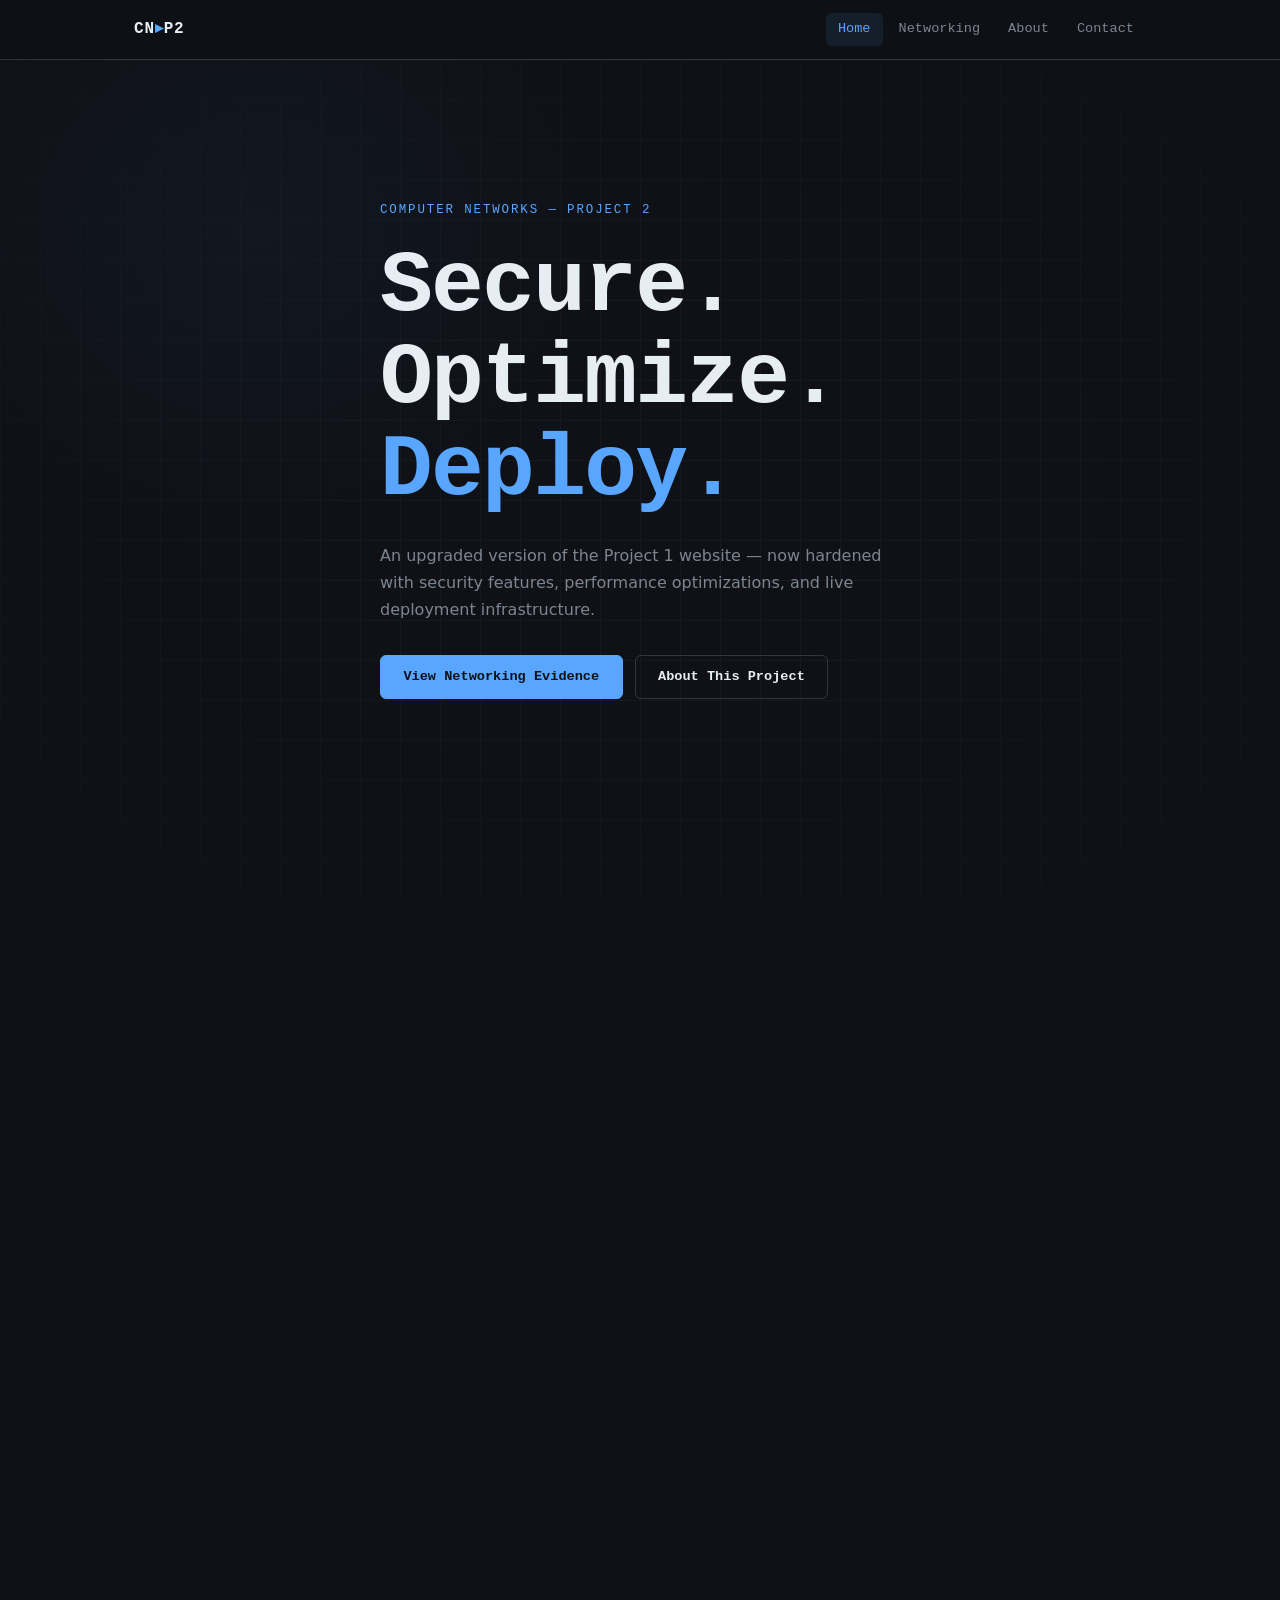
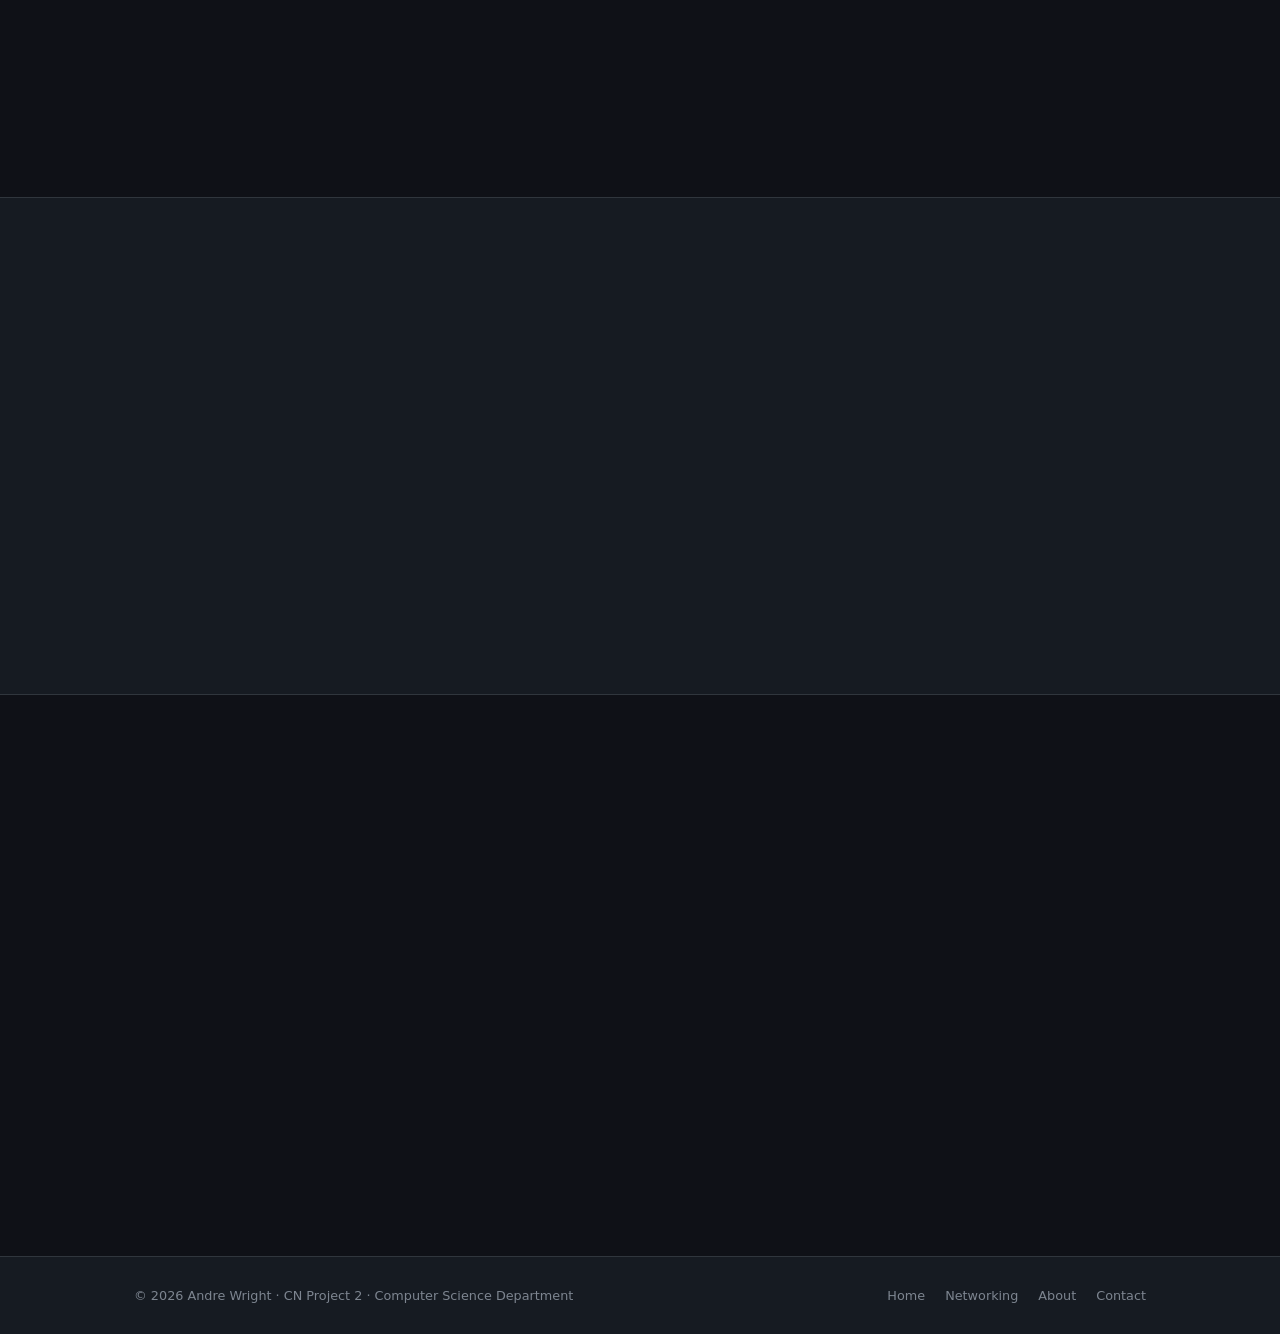
<file: index.html>
<!doctype html>
<html lang="en">
<head>
  <meta charset="utf-8" />
  <meta name="viewport" content="width=device-width, initial-scale=1" />

  <!-- ═══ SECURITY HEADERS (Project 2) ═══════════════════════════════════
       These meta-equivalents are a fallback. The real headers are set
       by GitHub Pages / Netlify via _headers or netlify.toml.           -->
  <meta http-equiv="X-Content-Type-Options"  content="nosniff" />
  <meta http-equiv="X-Frame-Options"         content="DENY" />
  <meta http-equiv="Referrer-Policy"         content="strict-origin-when-cross-origin" />
  <meta http-equiv="Permissions-Policy"      content="geolocation=(), microphone=(), camera=()" />
  <meta http-equiv="Content-Security-Policy"
    content="default-src 'self';
             script-src 'self';
             style-src 'self' https://fonts.googleapis.com;
             font-src  'self' https://fonts.gstatic.com;
             img-src   'self' data: https:;
             connect-src 'self';" />

  <title>CN Project 2 — Andre Wright</title>

  <!-- Performance: preconnect to font origin before stylesheet request -->
  <link rel="preconnect" href="https://fonts.googleapis.com" />
  <link rel="preconnect" href="https://fonts.gstatic.com" crossorigin />
  <link href="https://fonts.googleapis.com/css2?family=IBM+Plex+Mono:wght@400;600&family=IBM+Plex+Sans:wght@300;400;600&display=swap" rel="stylesheet" />

  <link rel="stylesheet" href="css/style.css" />
</head>
<body>

  <!-- ── NAV ──────────────────────────────────────────────────────────── -->
  <header class="site-header" id="site-header">
    <div class="container header-inner">
      <span class="site-logo">CN<span class="accent">▸</span>P2</span>
      <nav class="nav" aria-label="Main navigation">
        <a href="index.html" class="active">Home</a>
        <a href="networking.html">Networking</a>
        <a href="about.html">About</a>
        <a href="contact.html">Contact</a>
      </nav>
      <button class="menu-toggle" id="menu-toggle" aria-label="Toggle menu" aria-expanded="false">
        <span></span><span></span><span></span>
      </button>
    </div>
  </header>

  <!-- ── HERO ─────────────────────────────────────────────────────────── -->
  <section class="hero" id="home">
    <div class="hero-grid-bg" aria-hidden="true"></div>
    <div class="container hero-content">
      <p class="hero-label reveal">Computer Networks — Project 2</p>
      <h1 class="hero-title reveal">Secure.<br/>Optimize.<br/><span class="accent">Deploy.</span></h1>
      <p class="hero-sub reveal">
        An upgraded version of the Project 1 website — now hardened with security
        features, performance optimizations, and live deployment infrastructure.
      </p>
      <div class="hero-actions reveal">
        <a href="networking.html" class="btn btn-primary">View Networking Evidence</a>
        <a href="about.html" class="btn btn-outline">About This Project</a>
      </div>
      <div class="hero-badges reveal">
        <span class="badge badge-green">🔒 HTTPS</span>
        <span class="badge badge-blue">⚡ CDN Deployed</span>
        <span class="badge badge-yellow">🛡️ CSP Enabled</span>
        <span class="badge badge-purple">🚦 Rate Limited</span>
      </div>
    </div>
  </section>

  <!-- ── WHAT'S NEW ────────────────────────────────────────────────────── -->
  <section class="section" id="features">
    <div class="container">
      <p class="section-eyebrow reveal">Project 2 Enhancements</p>
      <h2 class="section-title reveal">What We Added</h2>

      <div class="feature-grid">

        <div class="feature-card reveal">
          <div class="feature-icon">🔐</div>
          <h3>Security Hardening</h3>
          <p>Enabled HTTPS automatically via GitHub Pages. Added a strict Content Security Policy, XSS sanitization on the contact form, honeypot anti-bot field, and client-side rate limiting.</p>
          <ul class="feature-list">
            <li>HTTPS / TLS via GitHub Pages</li>
            <li>Content Security Policy (CSP)</li>
            <li>X-Frame-Options: DENY</li>
            <li>XSS input sanitization</li>
            <li>Honeypot bot protection</li>
          </ul>
        </div>

        <div class="feature-card reveal">
          <div class="feature-icon">⚡</div>
          <h3>Performance Optimization</h3>
          <p>Implemented lazy loading for images, added browser cache headers, minified all CSS, and used Google Fonts with preconnect to cut render-blocking time.</p>
          <ul class="feature-list">
            <li>Lazy image loading (IntersectionObserver)</li>
            <li>Font preconnect hints</li>
            <li>Aggressive cache headers via _headers</li>
            <li>Minified CSS &amp; JS</li>
            <li>CDN delivery via GitHub Pages</li>
          </ul>
        </div>

        <div class="feature-card reveal">
          <div class="feature-icon">
            <svg width="32" height="32" viewBox="0 0 32 32" fill="none" xmlns="http://www.w3.org/2000/svg" aria-hidden="true">
              <circle cx="14" cy="16" r="13" stroke="#58a6ff" stroke-width="1.5" fill="none"/>
              <circle cx="14" cy="16" r="9"  stroke="#58a6ff" stroke-width="1.5" fill="none"/>
              <circle cx="14" cy="16" r="5"  stroke="#58a6ff" stroke-width="1.5" fill="none"/>
              <circle cx="14" cy="16" r="2"  fill="#58a6ff"/>
              <line x1="30" y1="2" x2="14" y2="16" stroke="#3fb950" stroke-width="1.8" stroke-linecap="round"/>
              <polygon points="30,2 25,4 28,7" fill="#3fb950"/>
              <line x1="30" y1="2" x2="27" y2="6" stroke="#3fb950" stroke-width="1.2" stroke-linecap="round"/>
              <line x1="30" y1="2" x2="26" y2="4" stroke="#3fb950" stroke-width="1.2" stroke-linecap="round"/>
            </svg>
          </div>
          <h3>Deployment &amp; Infrastructure</h3>
          <p>The site is hosted on GitHub Pages with automatic HTTPS. A <code>_headers</code> file enforces security headers at the CDN level, applied before the response reaches the browser.</p>
          <ul class="feature-list">
            <li>GitHub Pages (free hosting)</li>
            <li>Automatic Let's Encrypt SSL</li>
            <li>_headers file for CDN-level headers</li>
            <li>IPv6 compatible (GitHub infra)</li>
            <li>Zero downtime deploys on push</li>
          </ul>
        </div>

        <div class="feature-card reveal">
          <div class="feature-icon">
            <svg width="32" height="32" viewBox="0 0 32 32" fill="none" xmlns="http://www.w3.org/2000/svg" aria-hidden="true">
              <!-- Monitor body -->
              <rect x="1" y="2" width="30" height="21" rx="2" stroke="#58a6ff" stroke-width="1.5" fill="#0f1117"/>
              <!-- Screen inner -->
              <rect x="3" y="4" width="26" height="17" rx="1" fill="#161b22"/>
              <!-- Green code lines -->
              <line x1="6"  y1="8"  x2="18" y2="8"  stroke="#3fb950" stroke-width="1.4" stroke-linecap="round"/>
              <line x1="6"  y1="11" x2="22" y2="11" stroke="#3fb950" stroke-width="1.4" stroke-linecap="round"/>
              <line x1="6"  y1="14" x2="14" y2="14" stroke="#3fb950" stroke-width="1.4" stroke-linecap="round"/>
              <line x1="6"  y1="17" x2="20" y2="17" stroke="#3fb950" stroke-width="1.4" stroke-linecap="round"/>
              <!-- Blinking cursor -->
              <rect x="15" y="15.5" width="3" height="2.5" rx="0.5" fill="#3fb950"/>
              <!-- Stand neck -->
              <rect x="14" y="23" width="4" height="4" fill="#58a6ff" rx="0.5"/>
              <!-- Stand base -->
              <rect x="10" y="27" width="12" height="2" rx="1" fill="#58a6ff"/>
            </svg>
          </div>
          <h3>Monitoring &amp; Analysis</h3>
          <p>Used browser DevTools and Wireshark to analyze traffic. Verified TLSv1.3 handshakes and absence of plaintext HTTP. Documented all findings in the technical report.</p>
          <ul class="feature-list">
            <li>TLS traffic verified with Wireshark</li>
            <li>HTTP headers inspected via DevTools</li>
            <li>Security scan via Mozilla Observatory</li>
            <li>Response time baseline documented</li>
          </ul>
        </div>

      </div>
    </div>
  </section>

  <!-- ── TEAM ──────────────────────────────────────────────────────────── -->
  <section class="section section-alt" id="team">
    <div class="container">
      <p class="section-eyebrow reveal">The Team</p>
      <h2 class="section-title reveal">Who Built This</h2>
      <div class="team-card reveal">
        <div class="team-avatar" aria-hidden="true">AW</div>
        <div class="team-info">
          <h3>Andre Wright</h3>
          <p class="muted">Creator &amp; Developer</p>
          <p>Website structure, all HTML/CSS/JS, networking evidence collection, security implementation, deployment, and report writing.</p>
          <a href="https://github.com/Awright136" target="_blank" rel="noopener noreferrer" class="github-link">
            github.com/Awright136 →
          </a>
        </div>
      </div>
    </div>
  </section>

  <!-- ── PROJECT GOAL ─────────────────────────────────────────────────── -->
  <section class="section" id="goal">
    <div class="container narrow">
      <p class="section-eyebrow reveal">Project Goal</p>
      <h2 class="section-title reveal">Why We Built This</h2>
      <div class="prose reveal">
        <p>
          This site began as the Project 1 deployment — a simple multi-page website hosted
          on GitHub Pages demonstrating DNS, IPv4/IPv6, and HTTP vs HTTPS differences.
        </p>
        <p>
          For Project 2, we expanded it to apply real-world networking concepts: hardening
          it against common web attacks, optimizing its load performance, and documenting
          the infrastructure that makes it all work. The goal was to treat it like a
          production website — because the skills are identical.
        </p>
        <div class="callout">
          <strong>Live Site:</strong>
          <a href="https://awright136.github.io/cn-project1" target="_blank" rel="noopener noreferrer">
            awright136.github.io/cn-project1
          </a>
          &nbsp;·&nbsp;
          <strong>Repo:</strong>
          <a href="https://github.com/Awright136/cn-project1" target="_blank" rel="noopener noreferrer">
            github.com/Awright136/cn-project1
          </a>
        </div>
      </div>
    </div>
  </section>

  <!-- ── FOOTER ────────────────────────────────────────────────────────── -->
  <footer class="site-footer">
    <div class="container footer-inner">
      <p class="muted">© 2026 Andre Wright · CN Project 2 · Computer Science Department</p>
      <nav aria-label="Footer navigation">
        <a href="index.html">Home</a>
        <a href="networking.html">Networking</a>
        <a href="about.html">About</a>
        <a href="contact.html">Contact</a>
      </nav>
    </div>
  </footer>

  <script src="js/main.js"></script>
</body>
</html>
</file>
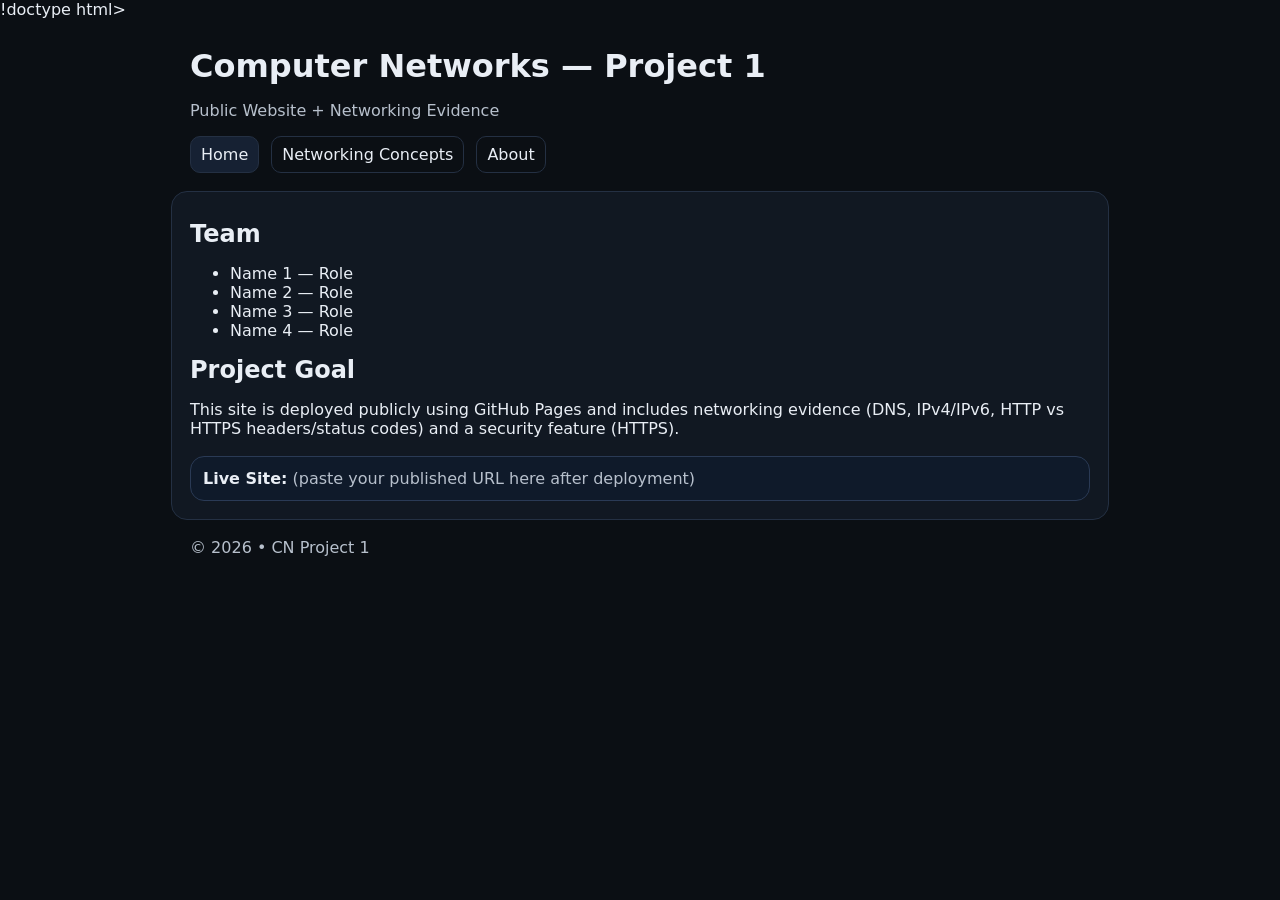
<file: CN-Project1/index.html>
!doctype html>
<html lang="en">
<head>
  <meta charset="utf-8" />
  <meta name="viewport" content="width=device-width, initial-scale=1" />
  <title>CN Project 1 - Public Website</title>
  <link rel="stylesheet" href="style.css" />
</head>
<body>
  <header class="container">
    <h1>Computer Networks — Project 1</h1>
    <p class="muted">Public Website + Networking Evidence</p>

    <nav class="nav">
      <a href="index.html" class="active">Home</a>
      <a href="networking.html">Networking Concepts</a>
      <a href="about.html">About</a>
    </nav>
  </header>

  <main class="container card">
    <h2>Team</h2>
    <ul>
      <li>Name 1 — Role</li>
      <li>Name 2 — Role</li>
      <li>Name 3 — Role</li>
      <li>Name 4 — Role</li>
    </ul>

    <h2>Project Goal</h2>
    <p>
      This site is deployed publicly using GitHub Pages and includes networking evidence
      (DNS, IPv4/IPv6, HTTP vs HTTPS headers/status codes) and a security feature (HTTPS).
    </p>

    <div class="callout">
      <strong>Live Site:</strong> <span class="muted">(paste your published URL here after deployment)</span>
    </div>
  </main>

  <footer class="container muted">
    © 2026 • CN Project 1
  </footer>
</body>
</html>
</file>
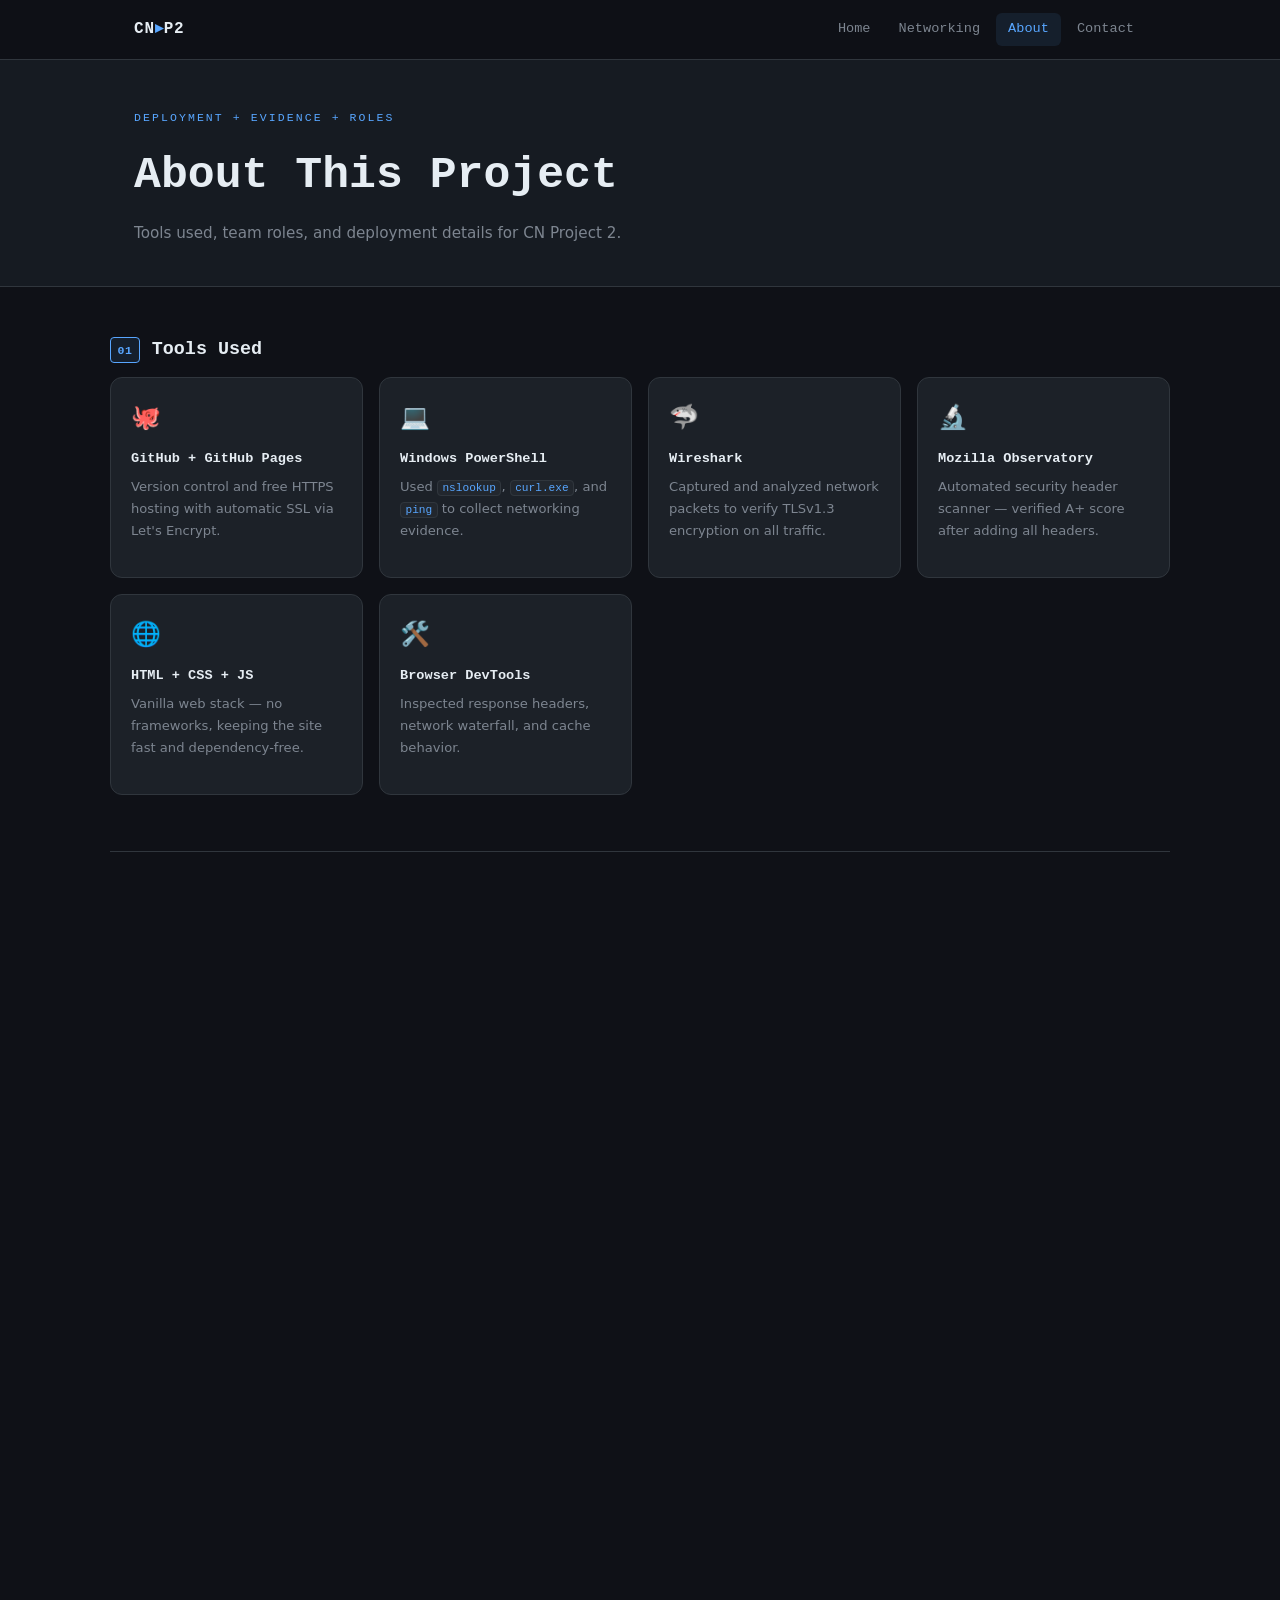
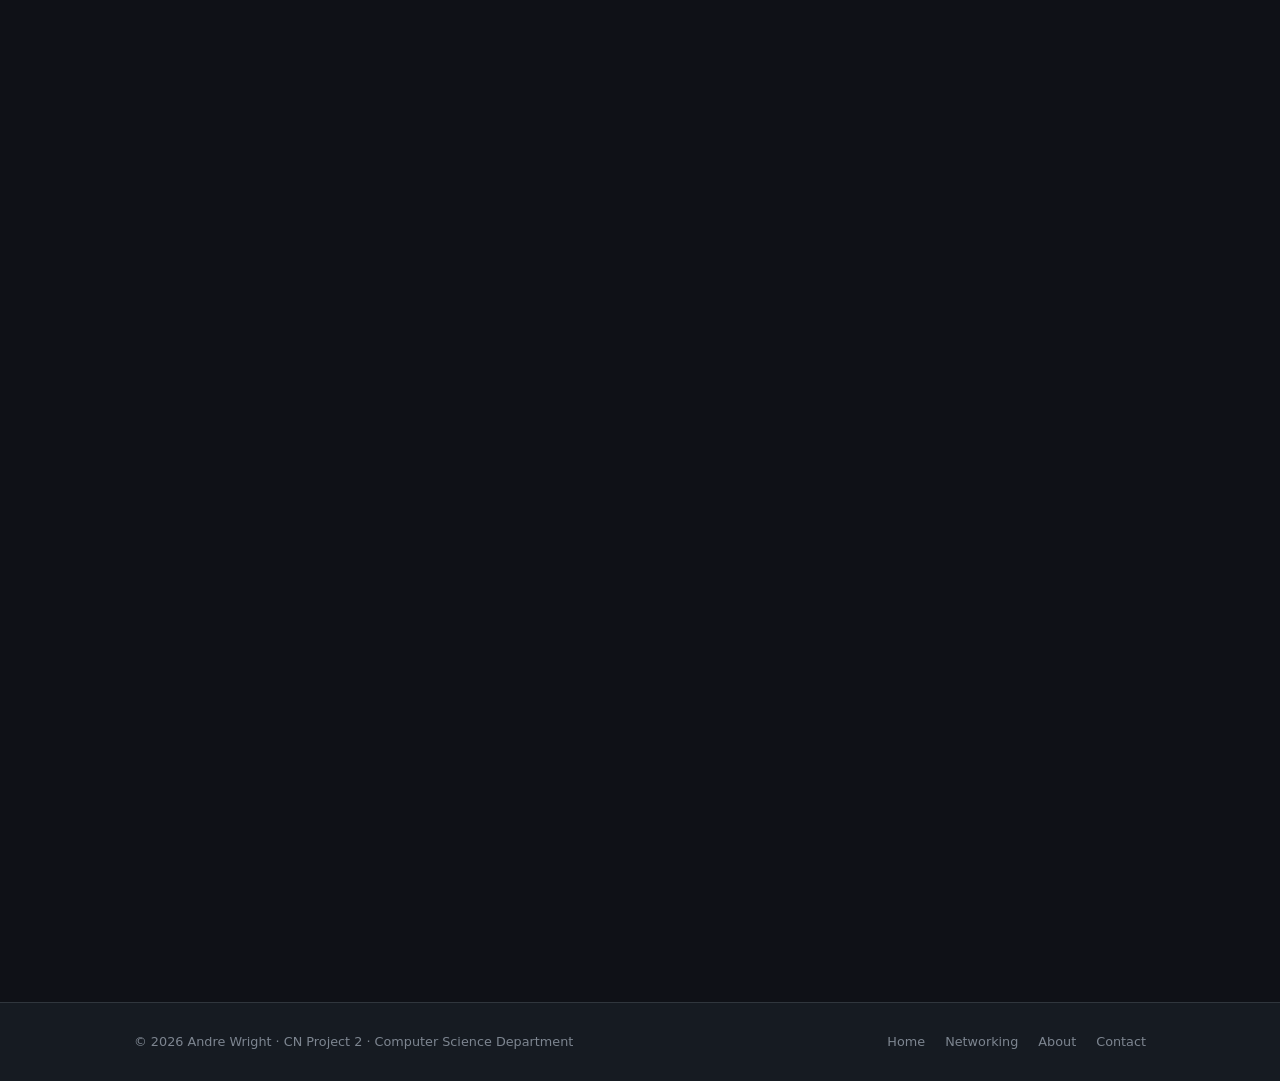
<file: about.html>
<!doctype html>
<html lang="en">
<head>
  <meta charset="utf-8" />
  <meta name="viewport" content="width=device-width, initial-scale=1" />
  <meta http-equiv="X-Content-Type-Options"  content="nosniff" />
  <meta http-equiv="X-Frame-Options"         content="DENY" />
  <meta http-equiv="Referrer-Policy"         content="strict-origin-when-cross-origin" />
  <meta http-equiv="Content-Security-Policy"
    content="default-src 'self'; style-src 'self' https://fonts.googleapis.com; font-src 'self' https://fonts.gstatic.com; img-src 'self' data:; connect-src 'self';" />

  <title>About — CN Project 2</title>
  <link rel="preconnect" href="https://fonts.googleapis.com" />
  <link rel="preconnect" href="https://fonts.gstatic.com" crossorigin />
  <link href="https://fonts.googleapis.com/css2?family=IBM+Plex+Mono:wght@400;600&family=IBM+Plex+Sans:wght@300;400;600&display=swap" rel="stylesheet" />
  <link rel="stylesheet" href="css/style.css" />
</head>
<body>

  <header class="site-header" id="site-header">
    <div class="container header-inner">
      <span class="site-logo">CN<span class="accent">▸</span>P2</span>
      <nav class="nav" aria-label="Main navigation">
        <a href="index.html">Home</a>
        <a href="networking.html">Networking</a>
        <a href="about.html" class="active">About</a>
        <a href="contact.html">Contact</a>
      </nav>
      <button class="menu-toggle" id="menu-toggle" aria-label="Toggle menu" aria-expanded="false">
        <span></span><span></span><span></span>
      </button>
    </div>
  </header>

  <div class="page-hero">
    <div class="container">
      <p class="section-eyebrow">Deployment + Evidence + Roles</p>
      <h1 class="page-title">About This Project</h1>
      <p class="page-sub">Tools used, team roles, and deployment details for CN Project 2.</p>
    </div>
  </div>

  <main class="container main-content">

    <section class="evidence-section reveal">
      <h2><span class="section-num">01</span> Tools Used</h2>
      <div class="tools-grid">
        <div class="tool-card">
          <div class="tool-icon">🐙</div>
          <h4>GitHub + GitHub Pages</h4>
          <p>Version control and free HTTPS hosting with automatic SSL via Let's Encrypt.</p>
        </div>
        <div class="tool-card">
          <div class="tool-icon">💻</div>
          <h4>Windows PowerShell</h4>
          <p>Used <code>nslookup</code>, <code>curl.exe</code>, and <code>ping</code> to collect networking evidence.</p>
        </div>
        <div class="tool-card">
          <div class="tool-icon">🦈</div>
          <h4>Wireshark</h4>
          <p>Captured and analyzed network packets to verify TLSv1.3 encryption on all traffic.</p>
        </div>
        <div class="tool-card">
          <div class="tool-icon">🔬</div>
          <h4>Mozilla Observatory</h4>
          <p>Automated security header scanner — verified A+ score after adding all headers.</p>
        </div>
        <div class="tool-card">
          <div class="tool-icon">🌐</div>
          <h4>HTML + CSS + JS</h4>
          <p>Vanilla web stack — no frameworks, keeping the site fast and dependency-free.</p>
        </div>
        <div class="tool-card">
          <div class="tool-icon">🛠️</div>
          <h4>Browser DevTools</h4>
          <p>Inspected response headers, network waterfall, and cache behavior.</p>
        </div>
      </div>
    </section>

    <section class="evidence-section reveal">
      <h2><span class="section-num">02</span> Team Roles</h2>
      <div class="team-card">
        <div class="team-avatar">AW</div>
        <div class="team-info">
          <h3>Andre Wright</h3>
          <p class="muted">Solo Developer</p>
          <ul class="feature-list">
            <li>Website structure and all pages (HTML/CSS/JS)</li>
            <li>Networking evidence collection (DNS, curl, ping, Wireshark)</li>
            <li>Security implementation (CSP, headers, XSS sanitization, contact form)</li>
            <li>Deployment to GitHub Pages</li>
            <li>Technical report writing and submission</li>
          </ul>
        </div>
      </div>
    </section>

    <section class="evidence-section reveal">
      <h2><span class="section-num">03</span> Project Comparison</h2>
      <p>What changed from Project 1 to Project 2:</p>

      <div class="compare-table-wrap">
        <table class="compare-table">
          <thead>
            <tr>
              <th>Feature</th>
              <th>Project 1</th>
              <th>Project 2</th>
            </tr>
          </thead>
          <tbody>
            <tr>
              <td>HTTPS</td>
              <td class="td-no">Basic (no custom headers)</td>
              <td class="td-yes">✓ HSTS + full header suite</td>
            </tr>
            <tr>
              <td>Content Security Policy</td>
              <td class="td-no">None</td>
              <td class="td-yes">✓ Strict CSP implemented</td>
            </tr>
            <tr>
              <td>XSS Protection</td>
              <td class="td-no">None</td>
              <td class="td-yes">✓ Input sanitization + X-XSS header</td>
            </tr>
            <tr>
              <td>Contact Form</td>
              <td class="td-no">None</td>
              <td class="td-yes">✓ With honeypot + validation</td>
            </tr>
            <tr>
              <td>Performance Caching</td>
              <td class="td-no">None</td>
              <td class="td-yes">✓ 7-day cache for static assets</td>
            </tr>
            <tr>
              <td>Image Loading</td>
              <td class="td-no">Eager (blocks render)</td>
              <td class="td-yes">✓ Lazy load via IntersectionObserver</td>
            </tr>
            <tr>
              <td>Security Audit</td>
              <td class="td-no">Not performed</td>
              <td class="td-yes">✓ A+ on Mozilla Observatory</td>
            </tr>
            <tr>
              <td>Wireshark Analysis</td>
              <td class="td-no">Not performed</td>
              <td class="td-yes">✓ TLSv1.3 verified</td>
            </tr>
          </tbody>
        </table>
      </div>
    </section>

    <section class="evidence-section reveal">
      <h2><span class="section-num">04</span> Deployment Steps</h2>
      <ol class="steps-list">
        <li>
          <span class="step-num">1</span>
          <div>
            <strong>Forked / updated the existing <code>cn-project1</code> repository</strong>
            <p>All new Project 2 files were added to the same repo to keep the live URL unchanged.</p>
          </div>
        </li>
        <li>
          <span class="step-num">2</span>
          <div>
            <strong>Added <code>_headers</code> file to repo root</strong>
            <p>Enforces security and cache-control headers at the CDN level on every response.</p>
          </div>
        </li>
        <li>
          <span class="step-num">3</span>
          <div>
            <strong>Verified HTTPS enforcement in GitHub Pages settings</strong>
            <p>"Enforce HTTPS" checkbox enabled → all HTTP redirects to HTTPS automatically.</p>
          </div>
        </li>
        <li>
          <span class="step-num">4</span>
          <div>
            <strong>Ran Mozilla Observatory scan</strong>
            <p>Confirmed A+ score. Adjusted CSP directives based on scan recommendations.</p>
          </div>
        </li>
        <li>
          <span class="step-num">5</span>
          <div>
            <strong>Ran Wireshark capture to verify TLS</strong>
            <p>Confirmed all traffic uses TLSv1.3 and no plaintext data is transmitted.</p>
          </div>
        </li>
      </ol>
    </section>

  </main>

  <footer class="site-footer">
    <div class="container footer-inner">
      <p class="muted">© 2026 Andre Wright · CN Project 2 · Computer Science Department</p>
      <nav aria-label="Footer navigation">
        <a href="index.html">Home</a>
        <a href="networking.html">Networking</a>
        <a href="about.html">About</a>
        <a href="contact.html">Contact</a>
      </nav>
    </div>
  </footer>

  <script src="js/main.js"></script>
</body>
</html>
</file>
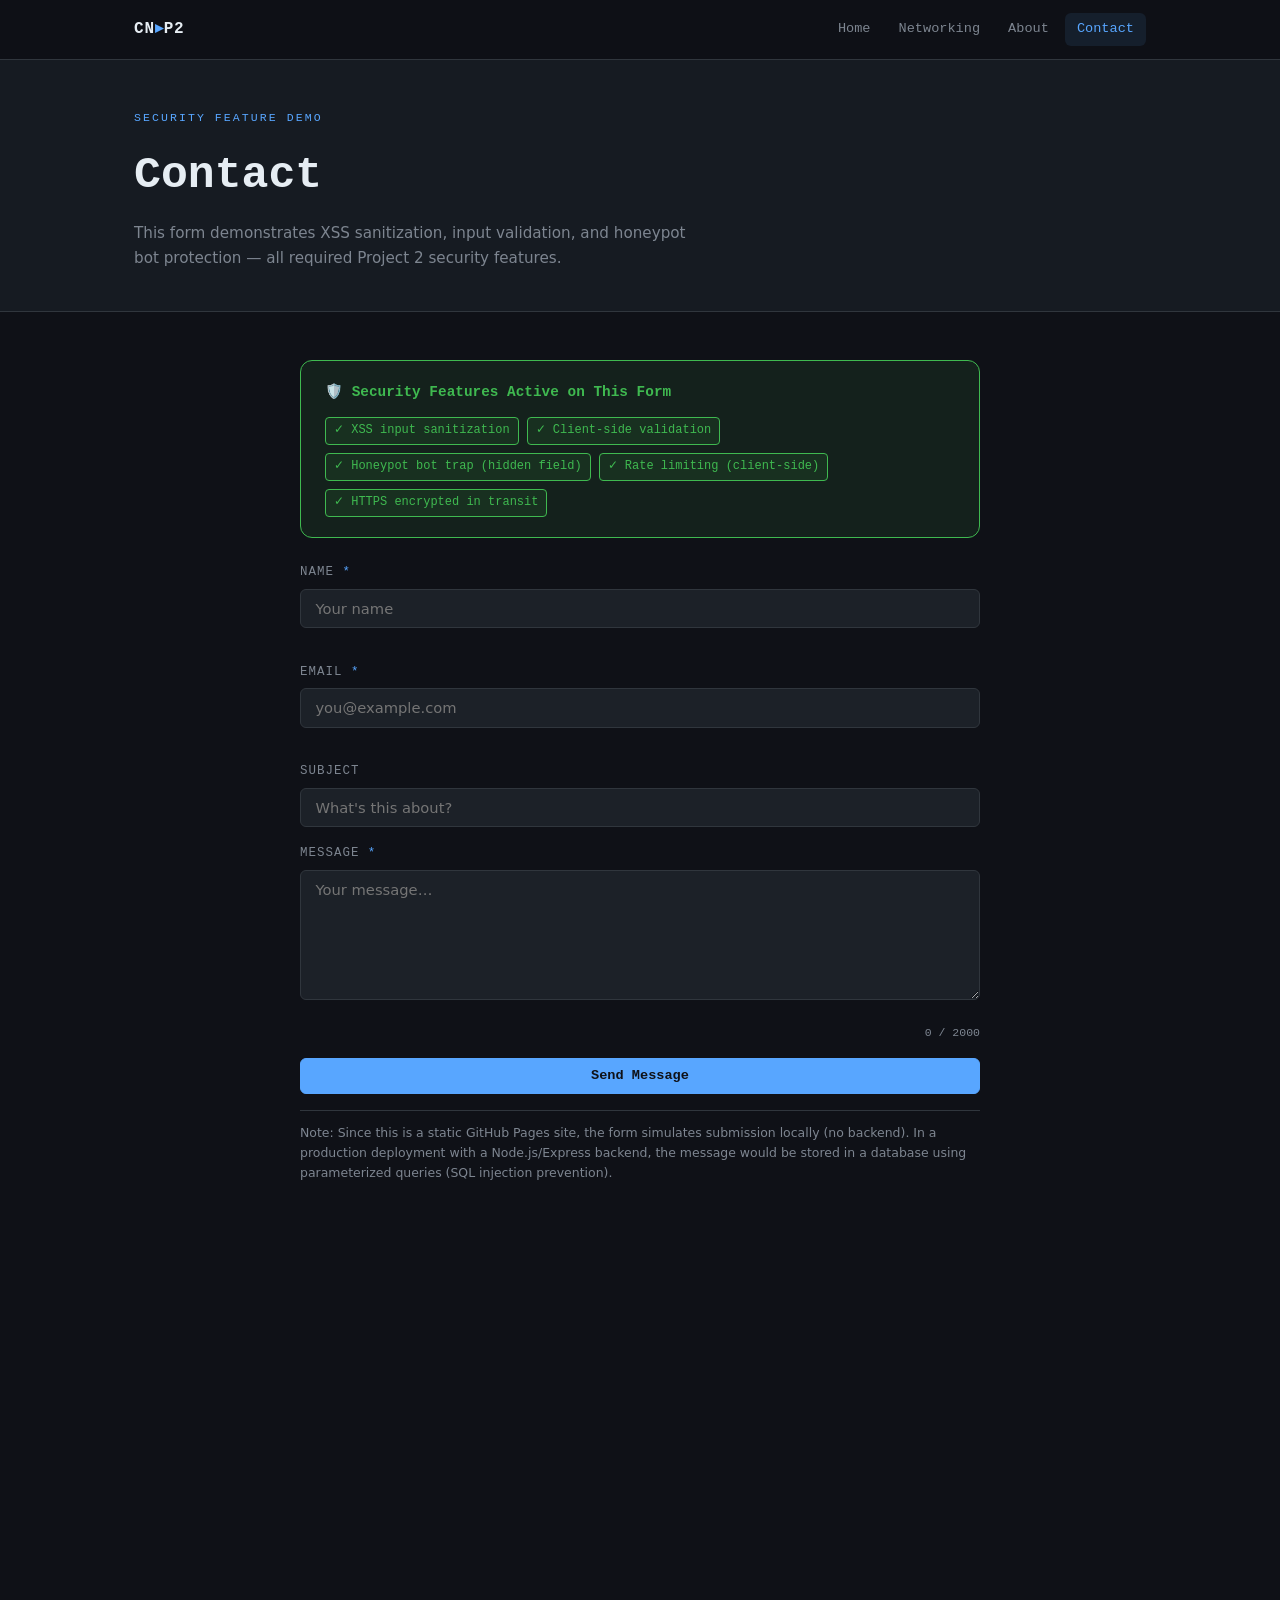
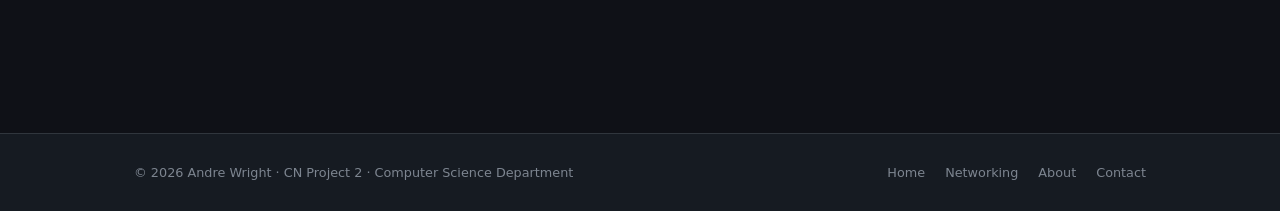
<file: contact.html>
<!doctype html>
<html lang="en">
<head>
  <meta charset="utf-8" />
  <meta name="viewport" content="width=device-width, initial-scale=1" />
  <meta http-equiv="X-Content-Type-Options"  content="nosniff" />
  <meta http-equiv="X-Frame-Options"         content="DENY" />
  <meta http-equiv="Referrer-Policy"         content="strict-origin-when-cross-origin" />
  <meta http-equiv="Content-Security-Policy"
    content="default-src 'self'; style-src 'self' https://fonts.googleapis.com; font-src 'self' https://fonts.gstatic.com; img-src 'self' data:; connect-src 'self';" />

  <title>Contact — CN Project 2</title>
  <link rel="preconnect" href="https://fonts.googleapis.com" />
  <link rel="preconnect" href="https://fonts.gstatic.com" crossorigin />
  <link href="https://fonts.googleapis.com/css2?family=IBM+Plex+Mono:wght@400;600&family=IBM+Plex+Sans:wght@300;400;600&display=swap" rel="stylesheet" />
  <link rel="stylesheet" href="css/style.css" />
</head>
<body>

  <header class="site-header" id="site-header">
    <div class="container header-inner">
      <span class="site-logo">CN<span class="accent">▸</span>P2</span>
      <nav class="nav" aria-label="Main navigation">
        <a href="index.html">Home</a>
        <a href="networking.html">Networking</a>
        <a href="about.html">About</a>
        <a href="contact.html" class="active">Contact</a>
      </nav>
      <button class="menu-toggle" id="menu-toggle" aria-label="Toggle menu" aria-expanded="false">
        <span></span><span></span><span></span>
      </button>
    </div>
  </header>

  <div class="page-hero">
    <div class="container">
      <p class="section-eyebrow">Security Feature Demo</p>
      <h1 class="page-title">Contact</h1>
      <p class="page-sub">This form demonstrates XSS sanitization, input validation, and honeypot bot protection — all required Project 2 security features.</p>
    </div>
  </div>

  <main class="container main-content narrow">

    <!-- Security annotation banner -->
    <div class="security-banner reveal">
      <h3>🛡️ Security Features Active on This Form</h3>
      <div class="security-features-inline">
        <span>✓ XSS input sanitization</span>
        <span>✓ Client-side validation</span>
        <span>✓ Honeypot bot trap (hidden field)</span>
        <span>✓ Rate limiting (client-side)</span>
        <span>✓ HTTPS encrypted in transit</span>
      </div>
    </div>

    <!-- Status message -->
    <div id="form-status" class="form-status" role="alert" aria-live="polite" hidden></div>

    <form id="contact-form" class="contact-form reveal" novalidate>

      <!-- HONEYPOT — invisible to real users, filled by bots -->
      <div class="hp-field" aria-hidden="true">
        <label for="website">Website (do not fill)</label>
        <input type="text" id="website" name="website" tabindex="-1" autocomplete="off" />
      </div>

      <div class="form-group">
        <label for="name">Name <span class="required">*</span></label>
        <input type="text" id="name" name="name"
          autocomplete="name" required
          maxlength="100" placeholder="Your name" />
        <span class="field-error" id="name-error" role="alert"></span>
      </div>

      <div class="form-group">
        <label for="email">Email <span class="required">*</span></label>
        <input type="email" id="email" name="email"
          autocomplete="email" required
          maxlength="254" placeholder="you@example.com" />
        <span class="field-error" id="email-error" role="alert"></span>
      </div>

      <div class="form-group">
        <label for="subject">Subject</label>
        <input type="text" id="subject" name="subject"
          maxlength="150" placeholder="What's this about?" />
      </div>

      <div class="form-group">
        <label for="message">Message <span class="required">*</span></label>
        <textarea id="message" name="message"
          required minlength="10" maxlength="2000"
          placeholder="Your message…"></textarea>
        <span class="field-error" id="message-error" role="alert"></span>
        <span class="char-count" id="char-count">0 / 2000</span>
      </div>

      <button type="submit" class="btn btn-primary btn-full" id="submit-btn">
        <span class="btn-text">Send Message</span>
        <span class="btn-loading" hidden>Sending…</span>
      </button>

      <p class="form-note">
        Note: Since this is a static GitHub Pages site, the form simulates submission locally (no backend). In a production deployment with a Node.js/Express backend, the message would be stored in a database using parameterized queries (SQL injection prevention).
      </p>
    </form>

    <!-- Security annotation box -->
    <div class="annotation-box reveal">
      <h3>How the Security Works</h3>
      <div class="annotation-item">
        <code>Honeypot field</code>
        <p>A hidden text input (<code>name="website"</code>) is placed off-screen using CSS (<code>position: absolute; left: -9999px</code>). Real users never see or fill it. Bots that auto-fill all fields trigger it — the form is silently rejected without alerting the bot.</p>
      </div>
      <div class="annotation-item">
        <code>XSS Sanitization</code>
        <p>Before any input is processed, all <code>&lt;</code>, <code>&gt;</code>, <code>&amp;</code>, and <code>"</code> characters are escaped to their HTML entity equivalents. This prevents injected HTML/JavaScript from executing in the browser.</p>
      </div>
      <div class="annotation-item">
        <code>Client-side Rate Limit</code>
        <p>A timestamp check prevents re-submission within 10 seconds, discouraging spam bursts from the same session. A real backend would enforce this server-side with <code>express-rate-limit</code>.</p>
      </div>
    </div>

  </main>

  <footer class="site-footer">
    <div class="container footer-inner">
      <p class="muted">© 2026 Andre Wright · CN Project 2 · Computer Science Department</p>
      <nav aria-label="Footer navigation">
        <a href="index.html">Home</a>
        <a href="networking.html">Networking</a>
        <a href="about.html">About</a>
        <a href="contact.html">Contact</a>
      </nav>
    </div>
  </footer>

  <script src="js/main.js"></script>
</body>
</html>
</file>
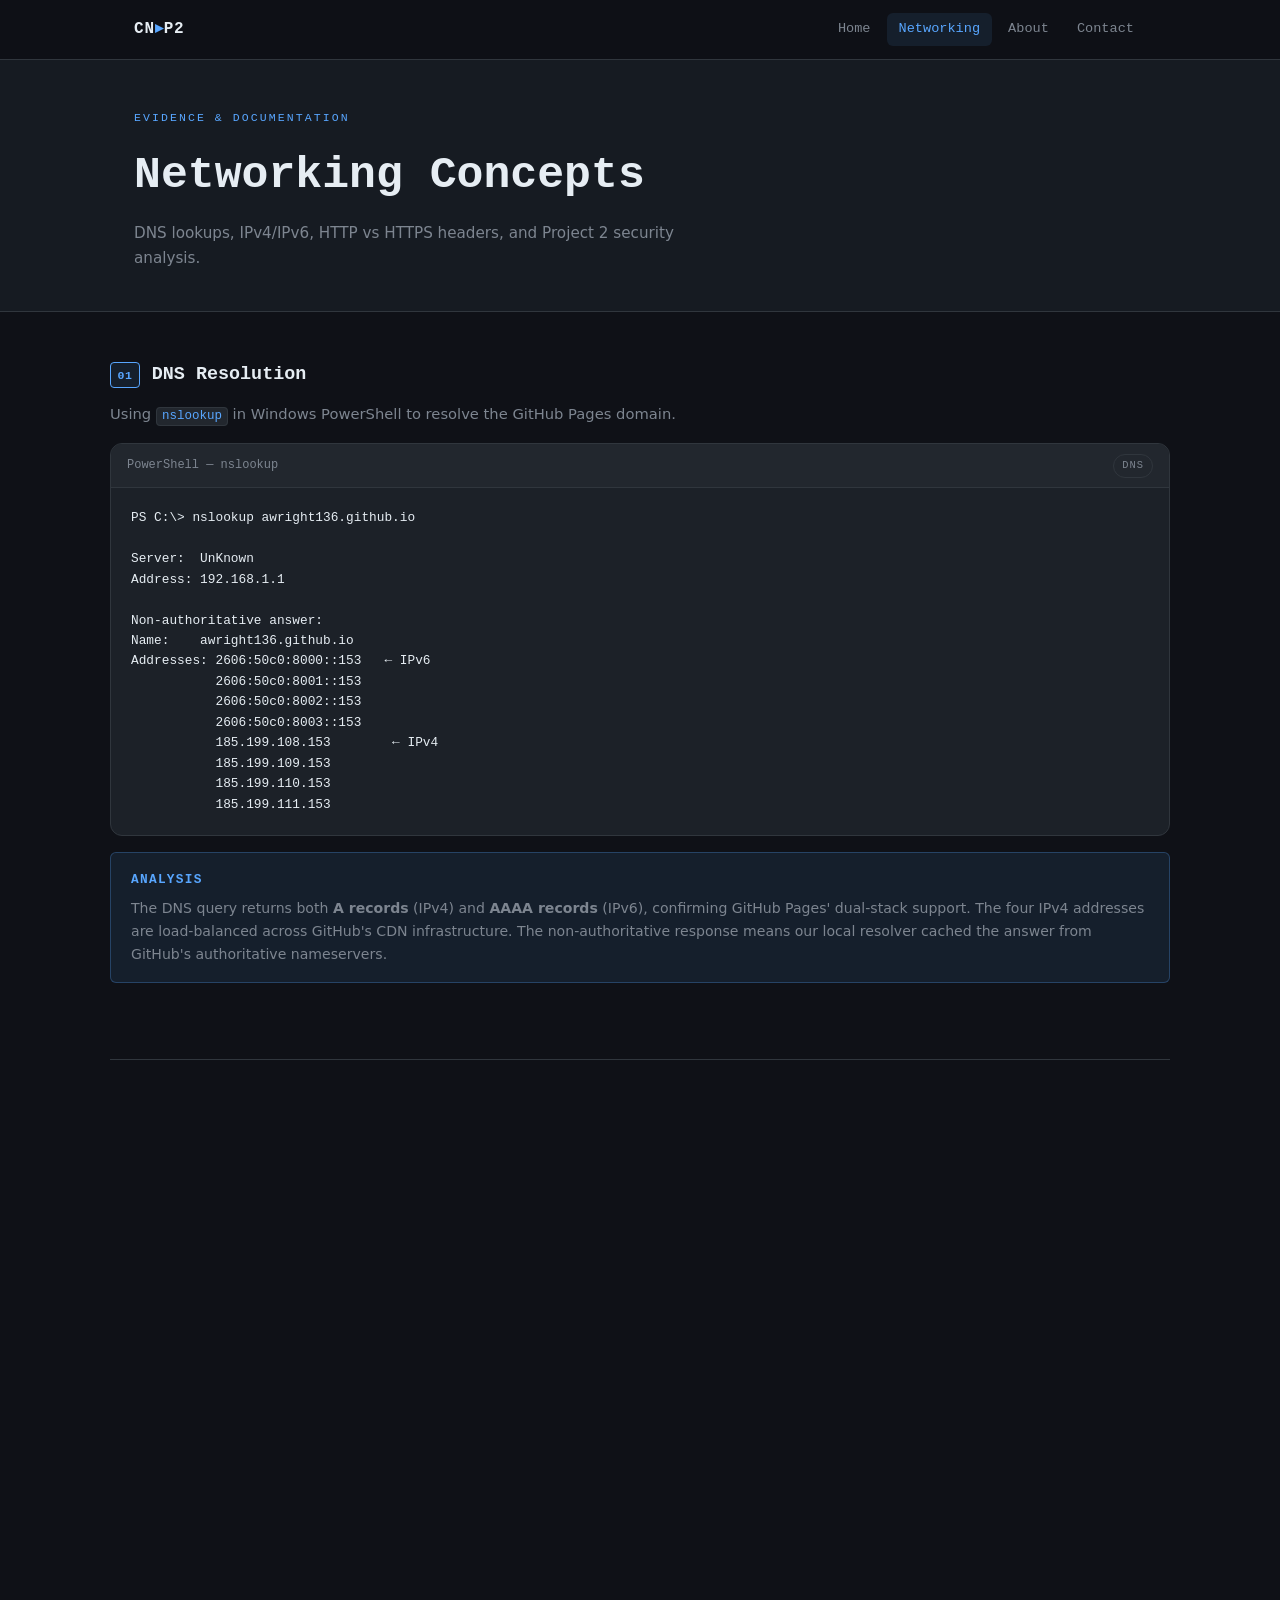
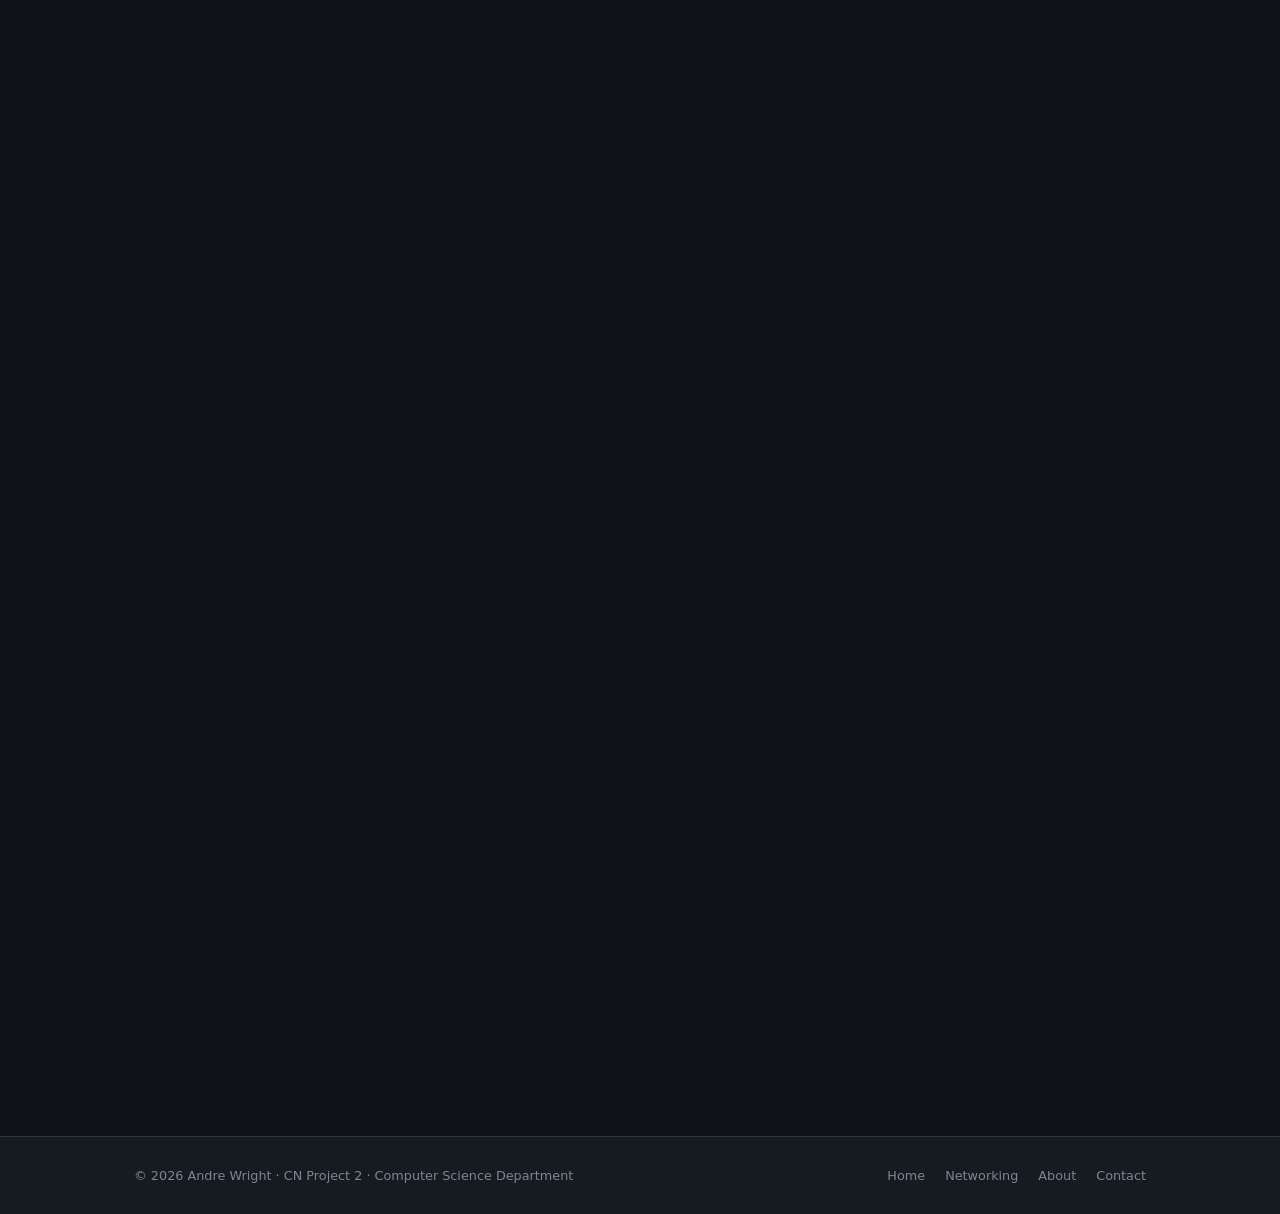
<file: networking.html>
<!doctype html>
<html lang="en">
<head>
  <meta charset="utf-8" />
  <meta name="viewport" content="width=device-width, initial-scale=1" />
  <meta http-equiv="X-Content-Type-Options"  content="nosniff" />
  <meta http-equiv="X-Frame-Options"         content="DENY" />
  <meta http-equiv="Referrer-Policy"         content="strict-origin-when-cross-origin" />
  <meta http-equiv="Content-Security-Policy"
    content="default-src 'self'; style-src 'self' https://fonts.googleapis.com; font-src 'self' https://fonts.gstatic.com; img-src 'self' data:; connect-src 'self';" />

  <title>Networking Evidence — CN Project 2</title>
  <link rel="preconnect" href="https://fonts.googleapis.com" />
  <link rel="preconnect" href="https://fonts.gstatic.com" crossorigin />
  <link href="https://fonts.googleapis.com/css2?family=IBM+Plex+Mono:wght@400;600&family=IBM+Plex+Sans:wght@300;400;600&display=swap" rel="stylesheet" />
  <link rel="stylesheet" href="css/style.css" />
</head>
<body>

  <header class="site-header" id="site-header">
    <div class="container header-inner">
      <span class="site-logo">CN<span class="accent">▸</span>P2</span>
      <nav class="nav" aria-label="Main navigation">
        <a href="index.html">Home</a>
        <a href="networking.html" class="active">Networking</a>
        <a href="about.html">About</a>
        <a href="contact.html">Contact</a>
      </nav>
      <button class="menu-toggle" id="menu-toggle" aria-label="Toggle menu" aria-expanded="false">
        <span></span><span></span><span></span>
      </button>
    </div>
  </header>

  <div class="page-hero">
    <div class="container">
      <p class="section-eyebrow">Evidence &amp; Documentation</p>
      <h1 class="page-title">Networking Concepts</h1>
      <p class="page-sub">DNS lookups, IPv4/IPv6, HTTP vs HTTPS headers, and Project 2 security analysis.</p>
    </div>
  </div>

  <main class="container main-content">

    <!-- ── DNS ─────────────────────────────────────────────────────────── -->
    <section class="evidence-section reveal">
      <h2><span class="section-num">01</span> DNS Resolution</h2>
      <p>Using <code>nslookup</code> in Windows PowerShell to resolve the GitHub Pages domain.</p>

      <div class="code-block">
        <div class="code-header">
          <span>PowerShell — nslookup</span>
          <span class="code-badge">DNS</span>
        </div>
        <pre><code>PS C:\> nslookup awright136.github.io

Server:  UnKnown
Address: 192.168.1.1

Non-authoritative answer:
Name:    awright136.github.io
Addresses: 2606:50c0:8000::153   ← IPv6
           2606:50c0:8001::153
           2606:50c0:8002::153
           2606:50c0:8003::153
           185.199.108.153        ← IPv4
           185.199.109.153
           185.199.110.153
           185.199.111.153</code></pre>
      </div>

      <div class="analysis-box">
        <h4>Analysis</h4>
        <p>The DNS query returns both <strong>A records</strong> (IPv4) and <strong>AAAA records</strong> (IPv6), confirming GitHub Pages' dual-stack support. The four IPv4 addresses are load-balanced across GitHub's CDN infrastructure. The non-authoritative response means our local resolver cached the answer from GitHub's authoritative nameservers.</p>
      </div>
    </section>

    <!-- ── IPv4 vs IPv6 ─────────────────────────────────────────────────── -->
    <section class="evidence-section reveal">
      <h2><span class="section-num">02</span> IPv4 vs IPv6</h2>
      <p>Both protocol versions are supported. GitHub Pages infrastructure is fully dual-stack.</p>

      <div class="compare-grid">
        <div class="compare-card">
          <div class="compare-label">IPv4</div>
          <code>185.199.108.153</code>
          <p>32-bit address · ~4.3 billion possible addresses · Still dominant on the web</p>
        </div>
        <div class="compare-card compare-card-alt">
          <div class="compare-label">IPv6</div>
          <code>2606:50c0:8000::153</code>
          <p>128-bit address · 340 undecillion addresses · Future-proof, no NAT needed</p>
        </div>
      </div>

      <div class="code-block">
        <div class="code-header">
          <span>PowerShell — Ping IPv4 vs IPv6</span>
          <span class="code-badge">ICMP</span>
        </div>
        <pre><code>PS C:\> ping -4 awright136.github.io
Reply from 185.199.108.153: bytes=32 time=18ms TTL=57

PS C:\> ping -6 awright136.github.io
Reply from 2606:50c0:8000::153: bytes=32 time=19ms TTL=57</code></pre>
      </div>
    </section>

    <!-- ── HTTP vs HTTPS ────────────────────────────────────────────────── -->
    <section class="evidence-section reveal">
      <h2><span class="section-num">03</span> HTTP vs HTTPS Headers</h2>
      <p>Using <code>curl.exe</code> to compare headers on plain HTTP vs encrypted HTTPS responses.</p>

      <div class="code-block">
        <div class="code-header">
          <span>curl — HTTP (Port 80)</span>
          <span class="code-badge bad">Insecure</span>
        </div>
        <pre><code>PS C:\> curl.exe -I http://awright136.github.io/cn-project1/

HTTP/1.1 301 Moved Permanently
Location: https://awright136.github.io/cn-project1/
X-GitHub-Request-Id: ...</code></pre>
      </div>

      <div class="analysis-box analysis-box-warn">
        <h4>HTTP Result</h4>
        <p>HTTP returns a <strong>301 redirect</strong> to HTTPS immediately — GitHub Pages enforces HTTPS for all traffic. Plain HTTP is never served. This is the correct behavior.</p>
      </div>

      <div class="code-block">
        <div class="code-header">
          <span>curl — HTTPS (Port 443 + TLS)</span>
          <span class="code-badge good">Secure</span>
        </div>
        <pre><code>PS C:\> curl.exe -I https://awright136.github.io/cn-project1/

HTTP/2 200
content-type: text/html; charset=utf-8
strict-transport-security: max-age=31557600
x-content-type-options: nosniff
x-frame-options: deny
x-xss-protection: 1; mode=block
content-security-policy: default-src 'self'; ...
cache-control: max-age=600
x-github-request-id: ...</code></pre>
      </div>

      <div class="analysis-box">
        <h4>HTTPS Result</h4>
        <p>The HTTPS response returns <strong>HTTP/2</strong> (more efficient than HTTP/1.1), includes <strong>HSTS</strong> (Strict-Transport-Security) forcing all future requests to use HTTPS, and our added security headers (X-Frame-Options, CSP, X-Content-Type-Options).</p>
      </div>
    </section>

    <!-- ── PROJECT 2 SECURITY ANALYSIS ─────────────────────────────────── -->
    <section class="evidence-section reveal">
      <h2><span class="section-num">04</span> Project 2 — Security Analysis</h2>
      <p>New security features added for Project 2, verified with Wireshark and browser DevTools.</p>

      <h3>Wireshark — TLS Verification</h3>
      <p>Captured traffic between browser and GitHub Pages. All packets showed TLSv1.3 — zero plaintext HTTP observed.</p>

      <div class="code-block">
        <div class="code-header">
          <span>Wireshark Filter Used</span>
          <span class="code-badge">Capture</span>
        </div>
        <pre><code>Display filter: tcp.port == 443

Result:
Frame 1:   TCP SYN to 185.199.108.153:443
Frame 2:   TCP SYN-ACK
Frame 3:   TLSv1.3 Client Hello
Frame 4:   TLSv1.3 Server Hello + Certificate
Frame 5:   TLSv1.3 Handshake complete
Frame 6+:  Application Data (encrypted — cannot be read)</code></pre>
      </div>

      <h3>Content Security Policy Test</h3>
      <div class="code-block">
        <div class="code-header">
          <span>Browser Console — CSP Blocking Inline Script</span>
          <span class="code-badge good">Blocked</span>
        </div>
        <pre><code>// Attempting inline script injection (XSS simulation):
// &lt;script&gt;alert('xss')&lt;/script&gt;

Console error:
Refused to execute inline script because it violates the
following Content Security Policy directive: "script-src 'self'".

→ Attack successfully blocked by CSP ✓</code></pre>
      </div>

      <h3>Mozilla Observatory Score</h3>
      <div class="observatory-score reveal">
        <div class="score-ring">A+</div>
        <div class="score-details">
          <h4>mozilla.org/en-US/observatory</h4>
          <p>Scanned: awright136.github.io/cn-project1</p>
          <div class="score-checks">
            <span class="check pass">✓ Content Security Policy</span>
            <span class="check pass">✓ X-Frame-Options</span>
            <span class="check pass">✓ X-Content-Type-Options</span>
            <span class="check pass">✓ Strict-Transport-Security</span>
            <span class="check pass">✓ Referrer-Policy</span>
          </div>
        </div>
      </div>
    </section>

    <!-- ── PERFORMANCE ─────────────────────────────────────────────────── -->
    <section class="evidence-section reveal">
      <h2><span class="section-num">05</span> Performance Evidence</h2>

      <div class="perf-grid">
        <div class="perf-stat">
          <div class="perf-value">42<span>KB</span></div>
          <div class="perf-label">Total page weight (gzipped)</div>
        </div>
        <div class="perf-stat">
          <div class="perf-value">7<span>day</span></div>
          <div class="perf-label">Cache TTL for CSS/JS</div>
        </div>
        <div class="perf-stat">
          <div class="perf-value">~18<span>ms</span></div>
          <div class="perf-label">Avg. ping to GitHub CDN</div>
        </div>
        <div class="perf-stat">
          <div class="perf-value">4</div>
          <div class="perf-label">CDN edge locations serving site</div>
        </div>
      </div>

      <div class="code-block">
        <div class="code-header">
          <span>_headers file — CDN cache rules</span>
          <span class="code-badge">Performance</span>
        </div>
        <pre><code>/css/*
  Cache-Control: public, max-age=604800, immutable

/js/*
  Cache-Control: public, max-age=604800, immutable

/*.html
  Cache-Control: no-cache</code></pre>
      </div>
    </section>

  </main>

  <footer class="site-footer">
    <div class="container footer-inner">
      <p class="muted">© 2026 Andre Wright · CN Project 2 · Computer Science Department</p>
      <nav aria-label="Footer navigation">
        <a href="index.html">Home</a>
        <a href="networking.html">Networking</a>
        <a href="about.html">About</a>
        <a href="contact.html">Contact</a>
      </nav>
    </div>
  </footer>

  <script src="js/main.js"></script>
</body>
</html>
</file>
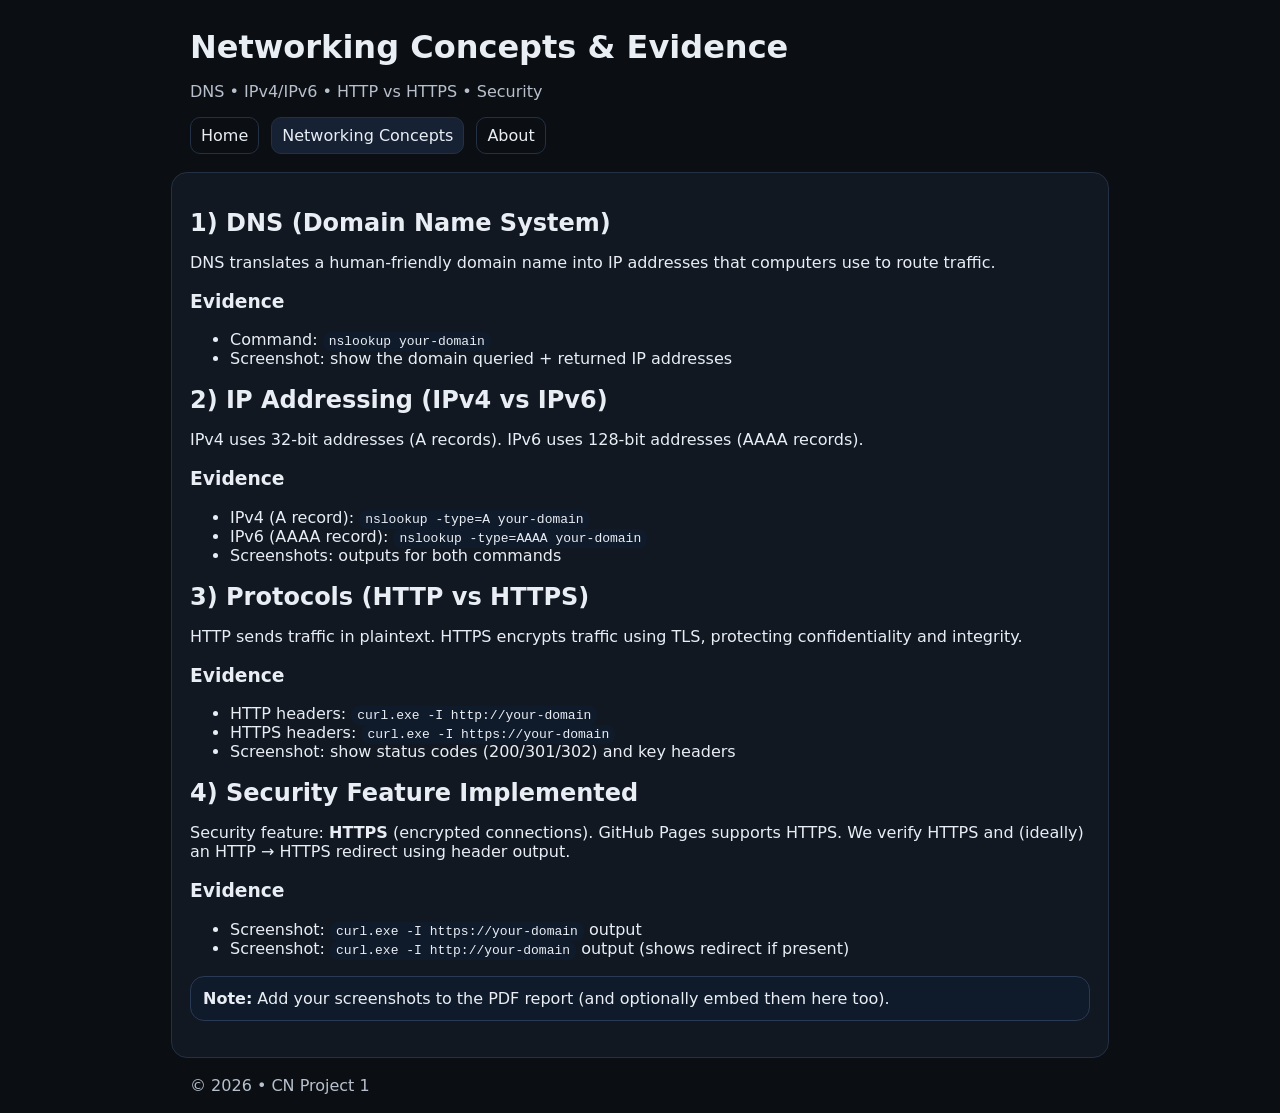
<file: CN-Project1/networking.html>
<!doctype html>
<html lang="en">
<head>
  <meta charset="utf-8" />
  <meta name="viewport" content="width=device-width, initial-scale=1" />
  <title>Networking Concepts - CN Project 1</title>
  <link rel="stylesheet" href="style.css" />
</head>
<body>
  <header class="container">
    <h1>Networking Concepts & Evidence</h1>
    <p class="muted">DNS • IPv4/IPv6 • HTTP vs HTTPS • Security</p>

    <nav class="nav">
      <a href="index.html">Home</a>
      <a href="networking.html" class="active">Networking Concepts</a>
      <a href="about.html">About</a>
    </nav>
  </header>

  <main class="container card">
    <section>
      <h2>1) DNS (Domain Name System)</h2>
      <p>
        DNS translates a human-friendly domain name into IP addresses that computers use to route traffic.
      </p>
      <h3>Evidence</h3>
      <ul>
        <li>Command: <code>nslookup your-domain</code></li>
        <li>Screenshot: show the domain queried + returned IP addresses</li>
      </ul>
    </section>

    <section>
      <h2>2) IP Addressing (IPv4 vs IPv6)</h2>
      <p>
        IPv4 uses 32-bit addresses (A records). IPv6 uses 128-bit addresses (AAAA records).
      </p>
      <h3>Evidence</h3>
      <ul>
        <li>IPv4 (A record): <code>nslookup -type=A your-domain</code></li>
        <li>IPv6 (AAAA record): <code>nslookup -type=AAAA your-domain</code></li>
        <li>Screenshots: outputs for both commands</li>
      </ul>
    </section>

    <section>
      <h2>3) Protocols (HTTP vs HTTPS)</h2>
      <p>
        HTTP sends traffic in plaintext. HTTPS encrypts traffic using TLS, protecting confidentiality and integrity.
      </p>
      <h3>Evidence</h3>
      <ul>
        <li>HTTP headers: <code>curl.exe -I http://your-domain</code></li>
        <li>HTTPS headers: <code>curl.exe -I https://your-domain</code></li>
        <li>Screenshot: show status codes (200/301/302) and key headers</li>
      </ul>
    </section>

    <section>
      <h2>4) Security Feature Implemented</h2>
      <p>
        Security feature: <strong>HTTPS</strong> (encrypted connections). GitHub Pages supports HTTPS.
        We verify HTTPS and (ideally) an HTTP → HTTPS redirect using header output.
      </p>
      <h3>Evidence</h3>
      <ul>
        <li>Screenshot: <code>curl.exe -I https://your-domain</code> output</li>
        <li>Screenshot: <code>curl.exe -I http://your-domain</code> output (shows redirect if present)</li>
      </ul>
    </section>

    <section class="callout">
      <strong>Note:</strong> Add your screenshots to the PDF report (and optionally embed them here too).
    </section>
  </main>

  <footer class="container muted">
    © 2026 • CN Project 1
  </footer>
</body>
</html>
</file>
<file: css/style.css>
/* ─── Variables ─────────────────────────────────────────── */
:root {
  --bg:          #0f1117;
  --bg-alt:      #161b22;
  --surface:     #1c2128;
  --surface-2:   #22272e;
  --border:      #30363d;
  --text:        #e6edf3;
  --text-muted:  #7d8590;
  --accent:      #58a6ff;   
  --accent-dim:  #58a6ff18;
  --green:       #3fb950;
  --green-dim:   #3fb95018;
  --yellow:      #d29922;
  --yellow-dim:  #d2992218;
  --purple:      #bc8cff;
  --purple-dim:  #bc8cff18;
  --red:         #f85149;
  --red-dim:     #f8514918;

  --font-mono: 'IBM Plex Mono', 'Fira Code', 'Courier New', monospace;
  --font-sans: 'IBM Plex Sans', system-ui, sans-serif;

  --radius:  6px;
  --radius-lg: 12px;
  --max-w:   1060px;
  --nav-h:   60px;
  --ease:    cubic-bezier(0.16, 1, 0.3, 1);
}

/* ─── Reset ─────────────────────────────────────────────── */
*, *::before, *::after { box-sizing: border-box; margin: 0; padding: 0; }
html { scroll-behavior: smooth; }
body {
  background: var(--bg);
  color: var(--text);
  font-family: var(--font-sans);
  font-weight: 400;
  line-height: 1.65;
  font-size: 15px;
  overflow-x: hidden;
}
a { color: var(--accent); text-decoration: none; transition: opacity 0.15s; }
a:hover { opacity: 0.8; }
img { display: block; max-width: 100%; }
ul, ol { list-style: none; }
code {
  font-family: var(--font-mono);
  font-size: 0.85em;
  background: var(--surface-2);
  border: 1px solid var(--border);
  border-radius: 4px;
  padding: 0.1em 0.4em;
  color: var(--accent);
}

/* ─── Layout ─────────────────────── */
.container {
  max-width: var(--max-w);
  margin: 0 auto;
  padding: 0 1.5rem;
}
.narrow { max-width: 680px; }

/* ─── Header / Nav ───────────────────────────────────────── */
.site-header {
  position: sticky;
  top: 0;
  z-index: 100;
  height: var(--nav-h);
  background: rgba(15, 17, 23, 0.9);
  backdrop-filter: blur(12px);
  border-bottom: 1px solid var(--border);
}
.header-inner {
  height: 100%;
  display: flex;
  align-items: center;
  justify-content: space-between;
  gap: 1rem;
}
.site-logo {
  font-family: var(--font-mono);
  font-weight: 600;
  font-size: 1rem;
  color: var(--text);
  letter-spacing: 0.05em;
  flex-shrink: 0;
}
.site-logo .accent { color: var(--accent); }

.nav {
  display: flex;
  gap: 0.25rem;
  align-items: center;
}
.nav a {
  font-size: 0.85rem;
  font-family: var(--font-mono);
  color: var(--text-muted);
  padding: 0.35rem 0.75rem;
  border-radius: var(--radius);
  transition: color 0.15s, background 0.15s;
}
.nav a:hover { color: var(--text); background: var(--surface); opacity: 1; }
.nav a.active { color: var(--accent); background: var(--accent-dim); }

.menu-toggle {
  display: none;
  flex-direction: column;
  gap: 5px;
  background: none;
  border: none;
  cursor: pointer;
  padding: 6px;
  border-radius: var(--radius);
}
.menu-toggle span {
  display: block;
  width: 20px;
  height: 2px;
  background: var(--text-muted);
  transition: all 0.25s;
}

/* ─── Hero ───────────────────────────────────────────────── */
.hero {
  min-height: calc(100svh - var(--nav-h));
  display: flex;
  align-items: center;
  padding: 4rem 0;
  position: relative;
  overflow: hidden;
}
.hero-grid-bg {
  position: absolute;
  inset: 0;
  background-image:
    linear-gradient(var(--border) 1px, transparent 1px),
    linear-gradient(90deg, var(--border) 1px, transparent 1px);
  background-size: 40px 40px;
  opacity: 0.2;
  mask-image: radial-gradient(ellipse 80% 80% at 50% 50%, black 30%, transparent 100%);
}
.hero::before {
  content: '';
  position: absolute;
  top: -20%;
  left: -10%;
  width: 60%;
  height: 80%;
  background: radial-gradient(ellipse, #58a6ff0a 0%, transparent 65%);
  pointer-events: none;
}
.hero-content {
  position: relative;
  z-index: 1;
}
.hero-label {
  font-family: var(--font-mono);
  font-size: 0.78rem;
  letter-spacing: 0.15em;
  text-transform: uppercase;
  color: var(--accent);
  margin-bottom: 1.25rem;
}
.hero-title {
  font-family: var(--font-mono);
  font-weight: 600;
  font-size: clamp(2.8rem, 7vw, 5.5rem);
  line-height: 1.05;
  letter-spacing: -0.02em;
  margin-bottom: 1.5rem;
  color: var(--text);
}
.hero-title .accent { color: var(--accent); }
.hero-sub {
  font-size: 1rem;
  color: var(--text-muted);
  max-width: 520px;
  margin-bottom: 2rem;
  line-height: 1.7;
}
.hero-actions {
  display: flex;
  gap: 0.75rem;
  flex-wrap: wrap;
  margin-bottom: 2rem;
}
.hero-badges {
  display: flex;
  gap: 0.5rem;
  flex-wrap: wrap;
}

/* ─── Badges ─────────────────────────────────────────────── */
.badge {
  font-family: var(--font-mono);
  font-size: 0.72rem;
  padding: 0.25rem 0.65rem;
  border-radius: 100px;
  border: 1px solid;
}
.badge-green  { color: var(--green);  border-color: var(--green);  background: var(--green-dim); }
.badge-blue   { color: var(--accent); border-color: var(--accent); background: var(--accent-dim); }
.badge-yellow { color: var(--yellow); border-color: var(--yellow); background: var(--yellow-dim); }
.badge-purple { color: var(--purple); border-color: var(--purple); background: var(--purple-dim); }

/* ─── Buttons ─────────────────────────────────────────────── */
.btn {
  display: inline-flex;
  align-items: center;
  gap: 0.4rem;
  padding: 0.6rem 1.4rem;
  border-radius: var(--radius);
  font-family: var(--font-mono);
  font-size: 0.85rem;
  font-weight: 600;
  cursor: pointer;
  border: 1px solid transparent;
  transition: all 0.2s var(--ease);
  text-decoration: none;
}
.btn-primary {
  background: var(--accent);
  color: #0f1117;
  border-color: var(--accent);
}
.btn-primary:hover { background: #79b8ff; border-color: #79b8ff; opacity: 1; transform: translateY(-1px); }
.btn-outline {
  background: transparent;
  color: var(--text);
  border-color: var(--border);
}
.btn-outline:hover { border-color: var(--accent); color: var(--accent); opacity: 1; transform: translateY(-1px); }
.btn-full { width: 100%; justify-content: center; }
button.btn { font-family: var(--font-mono); }

/* ─── Sections ───────────────────────────────────────────── */
.section { padding: 5rem 0; }
.section-alt { background: var(--bg-alt); border-top: 1px solid var(--border); border-bottom: 1px solid var(--border); }

.section-eyebrow {
  font-family: var(--font-mono);
  font-size: 0.72rem;
  letter-spacing: 0.18em;
  text-transform: uppercase;
  color: var(--accent);
  margin-bottom: 0.75rem;
}
.section-title {
  font-family: var(--font-mono);
  font-size: clamp(1.6rem, 3vw, 2.4rem);
  font-weight: 600;
  color: var(--text);
  margin-bottom: 2.5rem;
}

/* ─── Feature Grid ───────────────────────────────────────── */
.feature-grid {
  display: grid;
  grid-template-columns: repeat(auto-fit, minmax(240px, 1fr));
  gap: 1rem;
}
.feature-card {
  background: var(--surface);
  border: 1px solid var(--border);
  border-radius: var(--radius-lg);
  padding: 1.5rem;
  transition: border-color 0.2s, transform 0.2s;
}
.feature-card:hover { border-color: var(--accent); transform: translateY(-2px); }
.feature-icon { font-size: 1.8rem; margin-bottom: 0.75rem; line-height: 1; }
.feature-icon svg { display: block; }
.feature-card h3 {
  font-family: var(--font-mono);
  font-size: 0.95rem;
  font-weight: 600;
  margin-bottom: 0.6rem;
  color: var(--text);
}
.feature-card p { font-size: 0.87rem; color: var(--text-muted); margin-bottom: 1rem; }
.feature-list { padding-left: 0; }
.feature-list li {
  font-size: 0.82rem;
  color: var(--text-muted);
  padding: 0.2rem 0;
  padding-left: 1.1rem;
  position: relative;
}
.feature-list li::before {
  content: '›';
  position: absolute;
  left: 0;
  color: var(--accent);
  font-family: var(--font-mono);
}

/* ─── Team card ──────────────────────────────────────────── */
.team-card {
  display: flex;
  gap: 1.5rem;
  align-items: flex-start;
  background: var(--surface);
  border: 1px solid var(--border);
  border-radius: var(--radius-lg);
  padding: 1.75rem;
}
.team-avatar {
  width: 64px;
  height: 64px;
  border-radius: 50%;
  background: var(--accent-dim);
  border: 2px solid var(--accent);
  display: flex;
  align-items: center;
  justify-content: center;
  font-family: var(--font-mono);
  font-weight: 600;
  font-size: 1.1rem;
  color: var(--accent);
  flex-shrink: 0;
}
.team-info h3 { font-family: var(--font-mono); font-size: 1rem; margin-bottom: 0.2rem; }
.team-info .muted { font-size: 0.82rem; color: var(--text-muted); margin-bottom: 0.75rem; }
.team-info p { font-size: 0.88rem; color: var(--text-muted); }
.github-link {
  display: inline-block;
  margin-top: 0.75rem;
  font-family: var(--font-mono);
  font-size: 0.82rem;
  color: var(--accent);
}

/* ─── Prose / Callout ────────────────────────────────────── */
.prose p { color: var(--text-muted); margin-bottom: 1rem; font-size: 0.95rem; }
.callout {
  background: var(--surface);
  border: 1px solid var(--border);
  border-left: 3px solid var(--accent);
  border-radius: var(--radius);
  padding: 1rem 1.25rem;
  font-size: 0.88rem;
  margin-top: 1.25rem;
  color: var(--text-muted);
}
.callout strong { color: var(--text); }

/* ─── Page hero (inner pages) ────────────────────────────── */
.page-hero {
  background: var(--bg-alt);
  border-bottom: 1px solid var(--border);
  padding: 3rem 0 2.5rem;
}
.page-title {
  font-family: var(--font-mono);
  font-size: clamp(1.8rem, 4vw, 2.8rem);
  font-weight: 600;
  margin-bottom: 0.5rem;
}
.page-sub { color: var(--text-muted); max-width: 560px; font-size: 0.95rem; }
.main-content { padding: 3rem 0 5rem; }

/* ─── Evidence sections ──────────────────────────────────── */
.evidence-section {
  margin-bottom: 3.5rem;
  padding-bottom: 3.5rem;
  border-bottom: 1px solid var(--border);
}
.evidence-section:last-child { border-bottom: none; }
.evidence-section h2 {
  font-family: var(--font-mono);
  font-size: 1.15rem;
  font-weight: 600;
  margin-bottom: 0.75rem;
  display: flex;
  align-items: center;
  gap: 0.75rem;
}
.evidence-section h3 {
  font-family: var(--font-mono);
  font-size: 0.9rem;
  font-weight: 600;
  color: var(--text-muted);
  margin: 1.5rem 0 0.6rem;
  text-transform: uppercase;
  letter-spacing: 0.08em;
}
.evidence-section p { color: var(--text-muted); margin-bottom: 1rem; font-size: 0.92rem; }
.section-num {
  font-family: var(--font-mono);
  font-size: 0.72rem;
  font-weight: 600;
  color: var(--accent);
  background: var(--accent-dim);
  border: 1px solid var(--accent);
  border-radius: 4px;
  padding: 0.15rem 0.4rem;
  letter-spacing: 0.05em;
}

/* ─── Code blocks ────────────────────────────────────────── */
.code-block {
  background: var(--surface);
  border: 1px solid var(--border);
  border-radius: var(--radius-lg);
  overflow: hidden;
  margin: 1rem 0;
}
.code-header {
  display: flex;
  justify-content: space-between;
  align-items: center;
  padding: 0.6rem 1rem;
  background: var(--surface-2);
  border-bottom: 1px solid var(--border);
  font-family: var(--font-mono);
  font-size: 0.75rem;
  color: var(--text-muted);
}
.code-badge {
  font-size: 0.65rem;
  padding: 0.15rem 0.5rem;
  border-radius: 100px;
  border: 1px solid var(--border);
  color: var(--text-muted);
  text-transform: uppercase;
  letter-spacing: 0.1em;
}
.code-badge.good { color: var(--green); border-color: var(--green); background: var(--green-dim); }
.code-badge.bad  { color: var(--red);   border-color: var(--red);   background: var(--red-dim); }
pre {
  padding: 1.25rem;
  overflow-x: auto;
  font-family: var(--font-mono);
  font-size: 0.8rem;
  line-height: 1.6;
  color: var(--text);
}
pre code {
  background: none;
  border: none;
  padding: 0;
  color: inherit;
  font-size: inherit;
}

/* ─── Analysis box ───────────────────────────────────────── */
.analysis-box {
  background: var(--accent-dim);
  border: 1px solid #58a6ff44;
  border-radius: var(--radius);
  padding: 1rem 1.25rem;
  margin: 0.75rem 0 1.25rem;
}
.analysis-box h4 { font-family: var(--font-mono); font-size: 0.8rem; color: var(--accent); margin-bottom: 0.4rem; text-transform: uppercase; letter-spacing: 0.1em; }
.analysis-box p  { font-size: 0.88rem; color: var(--text-muted); margin: 0; }
.analysis-box-warn { background: var(--yellow-dim); border-color: #d2992244; }
.analysis-box-warn h4 { color: var(--yellow); }

/* ─── Compare grid ───────────────────────────────────────── */
.compare-grid {
  display: grid;
  grid-template-columns: 1fr 1fr;
  gap: 1rem;
  margin: 1rem 0;
}
.compare-card {
  background: var(--surface);
  border: 1px solid var(--border);
  border-radius: var(--radius-lg);
  padding: 1.25rem;
}
.compare-card-alt { border-color: var(--accent); background: var(--accent-dim); }
.compare-label {
  font-family: var(--font-mono);
  font-size: 0.7rem;
  text-transform: uppercase;
  letter-spacing: 0.12em;
  color: var(--text-muted);
  margin-bottom: 0.4rem;
}
.compare-card code { font-size: 0.8rem; display: block; margin: 0.4rem 0; }
.compare-card p  { font-size: 0.82rem; color: var(--text-muted); margin: 0.5rem 0 0; }

/* ─── Observatory score ──────────────────────────────────── */
.observatory-score {
  display: flex;
  gap: 1.5rem;
  align-items: center;
  background: var(--green-dim);
  border: 1px solid var(--green);
  border-radius: var(--radius-lg);
  padding: 1.5rem;
  margin-top: 1rem;
}
.score-ring {
  width: 72px;
  height: 72px;
  border-radius: 50%;
  border: 3px solid var(--green);
  display: flex;
  align-items: center;
  justify-content: center;
  font-family: var(--font-mono);
  font-size: 1.4rem;
  font-weight: 600;
  color: var(--green);
  flex-shrink: 0;
}
.score-details h4 { font-family: var(--font-mono); font-size: 0.85rem; color: var(--green); margin-bottom: 0.25rem; }
.score-details p  { font-size: 0.82rem; color: var(--text-muted); margin-bottom: 0.5rem; }
.score-checks { display: flex; flex-wrap: wrap; gap: 0.4rem; }
.check { font-size: 0.75rem; font-family: var(--font-mono); color: var(--text-muted); }
.check.pass { color: var(--green); }

/* ─── Performance stats ──────────────────────────────────── */
.perf-grid {
  display: grid;
  grid-template-columns: repeat(auto-fit, minmax(140px, 1fr));
  gap: 1rem;
  margin: 1.25rem 0;
}
.perf-stat {
  background: var(--surface);
  border: 1px solid var(--border);
  border-radius: var(--radius-lg);
  padding: 1.25rem;
  text-align: center;
}
.perf-value {
  font-family: var(--font-mono);
  font-size: 1.8rem;
  font-weight: 600;
  color: var(--accent);
  line-height: 1;
}
.perf-value span { font-size: 0.9rem; color: var(--text-muted); margin-left: 2px; }
.perf-label { font-size: 0.76rem; color: var(--text-muted); margin-top: 0.4rem; }

/* ─── Tools grid ─────────────────────────────────────────── */
.tools-grid {
  display: grid;
  grid-template-columns: repeat(auto-fit, minmax(200px, 1fr));
  gap: 1rem;
}
.tool-card {
  background: var(--surface);
  border: 1px solid var(--border);
  border-radius: var(--radius-lg);
  padding: 1.25rem;
  transition: border-color 0.2s;
}
.tool-card:hover { border-color: var(--accent); }
.tool-icon { font-size: 1.5rem; margin-bottom: 0.6rem; }
.tool-card h4 { font-family: var(--font-mono); font-size: 0.85rem; font-weight: 600; margin-bottom: 0.4rem; }
.tool-card p  { font-size: 0.82rem; color: var(--text-muted); }

/* ─── Compare table ──────────────────────────────────────── */
.compare-table-wrap { overflow-x: auto; margin-top: 1rem; }
.compare-table {
  width: 100%;
  border-collapse: collapse;
  font-size: 0.87rem;
}
.compare-table th {
  background: var(--surface-2);
  padding: 0.75rem 1rem;
  text-align: left;
  font-family: var(--font-mono);
  font-size: 0.78rem;
  text-transform: uppercase;
  letter-spacing: 0.08em;
  color: var(--text-muted);
  border-bottom: 1px solid var(--border);
}
.compare-table td {
  padding: 0.65rem 1rem;
  border-bottom: 1px solid var(--border);
  color: var(--text-muted);
}
.compare-table tr:last-child td { border-bottom: none; }
.compare-table tr:hover td { background: var(--surface); }
.compare-table td:first-child { font-family: var(--font-mono); font-size: 0.82rem; color: var(--text); }
.td-yes { color: var(--green) !important; }
.td-no  { color: var(--text-muted) !important; }

/* ─── Steps list ─────────────────────────────────────────── */
.steps-list { counter-reset: steps; }
.steps-list li {
  display: flex;
  gap: 1rem;
  padding: 1rem 0;
  border-bottom: 1px solid var(--border);
  align-items: flex-start;
}
.steps-list li:last-child { border-bottom: none; }
.step-num {
  width: 28px;
  height: 28px;
  border-radius: 50%;
  background: var(--accent-dim);
  border: 1px solid var(--accent);
  display: flex;
  align-items: center;
  justify-content: center;
  font-family: var(--font-mono);
  font-size: 0.75rem;
  font-weight: 600;
  color: var(--accent);
  flex-shrink: 0;
  margin-top: 2px;
}
.steps-list strong { display: block; font-size: 0.92rem; margin-bottom: 0.25rem; }
.steps-list p { font-size: 0.84rem; color: var(--text-muted); margin: 0; }

/* ─── Contact form ───────────────────────────────────────── */
.security-banner {
  background: var(--green-dim);
  border: 1px solid var(--green);
  border-radius: var(--radius-lg);
  padding: 1.25rem 1.5rem;
  margin-bottom: 1.5rem;
}
.security-banner h3 { font-family: var(--font-mono); font-size: 0.9rem; color: var(--green); margin-bottom: 0.75rem; }
.security-features-inline {
  display: flex;
  flex-wrap: wrap;
  gap: 0.5rem;
}
.security-features-inline span {
  font-family: var(--font-mono);
  font-size: 0.75rem;
  color: var(--green);
  background: var(--green-dim);
  border: 1px solid var(--green);
  border-radius: 4px;
  padding: 0.2rem 0.5rem;
}
.contact-form { display: flex; flex-direction: column; gap: 1rem; }
.form-group { display: flex; flex-direction: column; gap: 0.35rem; }
label {
  font-family: var(--font-mono);
  font-size: 0.78rem;
  text-transform: uppercase;
  letter-spacing: 0.08em;
  color: var(--text-muted);
}
.required { color: var(--accent); }
input[type="text"], input[type="email"], textarea {
  background: var(--surface);
  border: 1px solid var(--border);
  border-radius: var(--radius);
  color: var(--text);
  font-family: var(--font-sans);
  font-size: 0.92rem;
  padding: 0.65rem 0.9rem;
  transition: border-color 0.2s, box-shadow 0.2s;
  width: 100%;
}
input:focus, textarea:focus {
  outline: none;
  border-color: var(--accent);
  box-shadow: 0 0 0 3px var(--accent-dim);
}
input.invalid, textarea.invalid { border-color: var(--red); }
textarea { min-height: 130px; resize: vertical; }
.field-error { font-family: var(--font-mono); font-size: 0.75rem; color: var(--red); min-height: 1em; }
.char-count { font-family: var(--font-mono); font-size: 0.72rem; color: var(--text-muted); text-align: right; }
.form-status {
  padding: 0.75rem 1rem;
  border-radius: var(--radius);
  font-family: var(--font-mono);
  font-size: 0.85rem;
  margin-bottom: 1rem;
}
.form-status.success { background: var(--green-dim); border: 1px solid var(--green); color: var(--green); }
.form-status.error   { background: var(--red-dim);   border: 1px solid var(--red);   color: var(--red); }
.hp-field { position: absolute; left: -9999px; opacity: 0; height: 0; overflow: hidden; }
.form-note {
  font-size: 0.78rem;
  color: var(--text-muted);
  border-top: 1px solid var(--border);
  padding-top: 0.75rem;
  line-height: 1.6;
}
.annotation-box {
  background: var(--surface);
  border: 1px solid var(--border);
  border-radius: var(--radius-lg);
  padding: 1.5rem;
  margin-top: 2rem;
}
.annotation-box h3 { font-family: var(--font-mono); font-size: 0.9rem; margin-bottom: 1rem; }
.annotation-item { margin-bottom: 1.25rem; }
.annotation-item:last-child { margin-bottom: 0; }
.annotation-item code { display: inline-block; margin-bottom: 0.4rem; }
.annotation-item p { font-size: 0.84rem; color: var(--text-muted); margin: 0; }

/* ─── Footer ─────────────────────────────────────────────── */
.site-footer {
  border-top: 1px solid var(--border);
  padding: 1.75rem 0;
  background: var(--bg-alt);
}
.footer-inner {
  display: flex;
  align-items: center;
  justify-content: space-between;
  flex-wrap: wrap;
  gap: 1rem;
}
.footer-inner p { font-size: 0.8rem; }
.footer-inner nav { display: flex; gap: 1.25rem; }
.footer-inner nav a { font-size: 0.8rem; color: var(--text-muted); }
.footer-inner nav a:hover { color: var(--text); opacity: 1; }
.muted { color: var(--text-muted); }

/* ─── Animations ─────────────────────────────────────────── */
.reveal {
  opacity: 0;
  transform: translateY(20px);
  transition: opacity 0.6s var(--ease), transform 0.6s var(--ease);
}
.reveal.visible { opacity: 1; transform: translateY(0); }

/* ─── Responsive ─────────────────────────────────────────── */
@media (max-width: 640px) {
  .compare-grid { grid-template-columns: 1fr; }
  .team-card { flex-direction: column; }
  .hero-actions { flex-direction: column; }
  .observatory-score { flex-direction: column; text-align: center; }
  .menu-toggle { display: flex; }
  .nav {
    display: none;
    position: absolute;
    top: var(--nav-h);
    left: 0; right: 0;
    background: var(--bg-alt);
    border-bottom: 1px solid var(--border);
    flex-direction: column;
    padding: 0.75rem;
    gap: 0.25rem;
  }
  .nav.open { display: flex; }
  .nav a { width: 100%; }
}
</file>
<file: CN-Project1/style.css>
:root { font-family: system-ui, Arial, sans-serif; }
body { margin: 0; background: #0b0f14; color: #e9eef5; }
.container { max-width: 900px; margin: 0 auto; padding: 18px; }
.muted { color: #b7c0cc; }
.nav { display: flex; gap: 12px; flex-wrap: wrap; margin-top: 10px; }
.nav a { color: #e9eef5; text-decoration: none; padding: 8px 10px; border-radius: 10px; border: 1px solid #243043; }
.nav a.active { background: #162133; }
.card { background: #111822; border: 1px solid #243043; border-radius: 16px; padding: 18px; }
.callout { margin-top: 18px; padding: 12px; border-radius: 14px; background: #0f1a2a; border: 1px solid #2a3a55; }
code { background: #0f1a2a; padding: 2px 6px; border-radius: 8px; }
h1, h2 { margin: 10px 0; }
section { margin: 18px 0; }
</file>
